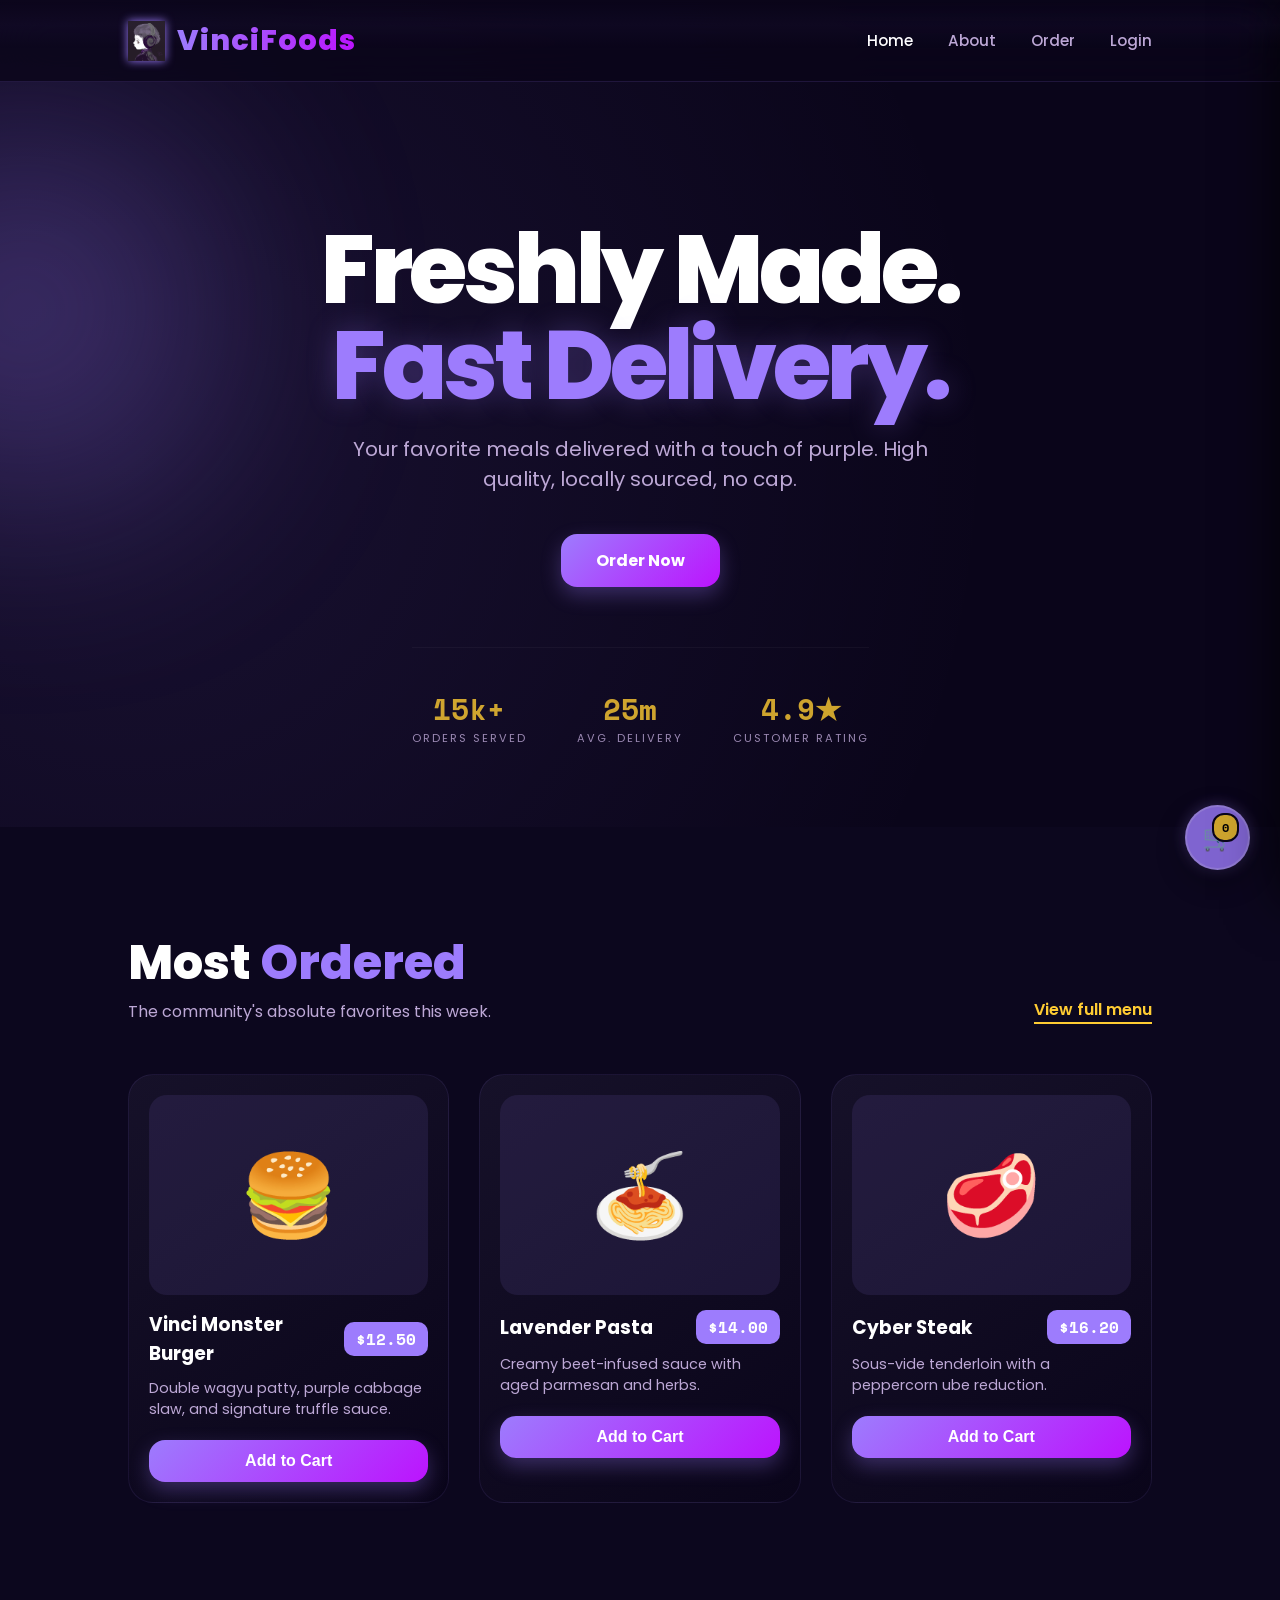
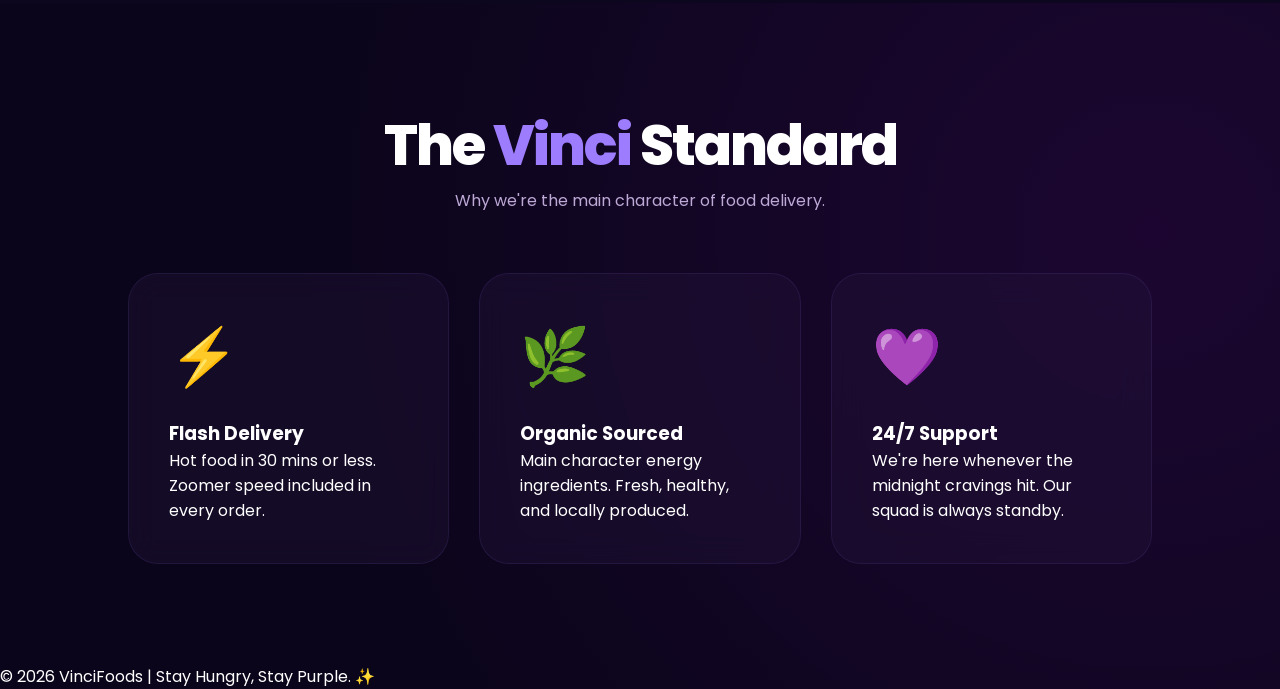
<file: VinciFoods/index.html>
<!DOCTYPE html>
<html lang="en">
<head>
    <meta charset="UTF-8">
    <meta name="viewport" content="width=device-width, initial-scale=1.0">
    <title>VinciFoods | Fresh & Fast</title>
    <link rel="stylesheet" href="style.css">
    <link href="https://fonts.googleapis.com/css2?family=Poppins:wght@300;400;600;800&family=Space+Mono:wght@400;700&display=swap" rel="stylesheet">
    <style>
        /* --- LOGO TRANSITION STYLES --- */
        #loader-layer {
            position: fixed;
            top: 0;
            left: -100%;
            width: 100%;
            height: 100vh;
            background: #0a051a;
            z-index: 10001;
            transition: left 0.7s cubic-bezier(0.83, 0, 0.17, 1);
            display: flex;
            justify-content: center;
            align-items: center;
            pointer-events: none;
        }

        #loader-logo {
            width: 220px;
            height: auto;
            opacity: 0;
            transform: scale(0.8);
            transition: all 0.6s cubic-bezier(0.16, 1, 0.3, 1);
            filter: drop-shadow(0 0 25px rgba(157, 124, 253, 0.6));
        }

        #loader-layer.active #loader-logo {
            opacity: 1;
            transform: scale(1);
        }

        /* --- FLOATING CART STYLES --- */
        .cart-container {
            position: fixed;
            bottom: 30px;
            right: 30px;
            background: var(--accent-purple);
            width: 65px;
            height: 65px;
            border-radius: 50%;
            display: flex;
            justify-content: center;
            align-items: center;
            cursor: pointer;
            box-shadow: 0 10px 30px rgba(0, 0, 0, 0.5), 0 0 15px rgba(157, 124, 253, 0.4);
            z-index: 1000;
            transition: all 0.4s cubic-bezier(0.175, 0.885, 0.32, 1.275);
        }

        .cart-container:hover {
            transform: scale(1.1) rotate(-5deg);
            background: #af8dff;
        }

        .cart-badge {
            position: absolute;
            top: -5px;
            right: -5px;
            background: var(--accent-gold);
            color: #000;
            font-weight: 800;
            font-size: 0.75rem;
            padding: 4px 8px;
            border-radius: 12px;
            border: 2px solid var(--bg-dark);
        }

        /* Hero Layout & Animations */
        .hero {
            padding: 140px 10% 80px 10%;
            text-align: center;
            min-height: 80vh;
            display: flex;
            flex-direction: column;
            justify-content: center;
            align-items: center;
            position: relative;
        }

        .hero h1, .hero p, .hero-btns, .feature-item, .trending-header, .stats-bar {
            opacity: 0;
            transform: translateY(30px);
            transition: var(--transition-cool);
        }

        body.loaded .hero h1 { opacity: 1; transform: translateY(0); transition-delay: 0.2s; }
        body.loaded .hero p  { opacity: 1; transform: translateY(0); transition-delay: 0.3s; }
        body.loaded .hero-btns { opacity: 1; transform: translateY(0); transition-delay: 0.4s; }
        body.loaded .stats-bar { opacity: 0.8; transform: translateY(0); transition-delay: 0.5s; }
        body.loaded .trending-header { opacity: 1; transform: translateY(0); transition-delay: 0.6s; }

        .hero h1 {
            font-size: clamp(3.5rem, 8vw, 6rem);
            line-height: 1;
            font-weight: 800;
            margin-bottom: 20px;
            letter-spacing: -4px;
        }

        .features-grid {
            display: grid;
            grid-template-columns: repeat(auto-fit, minmax(300px, 1fr));
            gap: 30px;
            margin-top: 50px;
        }

        .feature-item {
            background: var(--bg-card);
            padding: 40px;
            border-radius: 30px;
            border: 1px solid rgba(157, 124, 253, 0.1);
            transition: all 0.4s cubic-bezier(0.175, 0.885, 0.32, 1.275);
            opacity: 1; /* Reset for grid items */
            transform: translateY(0);
        }

        .feature-item:hover {
            transform: translateY(-10px);
            border-color: var(--accent-purple);
            box-shadow: 0 20px 40px rgba(0,0,0,0.3);
        }

        /* Trending Cards */
        .trending-card {
            background: linear-gradient(145deg, #161129, #0a051a);
            border-radius: 25px;
            padding: 20px;
            border: 1px solid rgba(157, 124, 253, 0.1);
            position: relative;
            text-align: left;
        }

        .trending-card img {
            width: 100%;
            height: 200px;
            object-fit: cover;
            border-radius: 18px;
            margin-bottom: 15px;
        }

        .price-tag {
            background: var(--accent-purple);
            color: white;
            padding: 5px 12px;
            border-radius: 10px;
            font-weight: 700;
            font-family: 'Space Mono', monospace;
        }

        @media (max-width: 768px) {
            .hero { padding-top: 100px; }
            .hero h1 { font-size: 3rem; letter-spacing: -1px; }
            .stats-bar { flex-direction: column; gap: 20px; }
        }
    </style>
</head>
<body id="page-body">
    <div id="loader-layer">
        <img src="Image_20260212_002545_039.png" id="loader-logo" alt="Vinci Logo">
    </div>

    <nav>
        <div class="logo-container" onclick="navTo('index.html')" style="cursor: pointer; display: flex; align-items: center; gap: 12px;">
            <img src="Image_20260212_002545_039.png" alt="V" style="height: 40px; filter: drop-shadow(0 0 5px var(--accent-purple));">
            <span class="logo">VinciFoods</span>
        </div>
        <ul class="nav-links">
            <li><a href="javascript:void(0)" class="active" onclick="navTo('index.html')">Home</a></li>
            <li><a href="javascript:void(0)" onclick="navTo('aboutus.html')">About</a></li>
            <li><a href="javascript:void(0)" onclick="navTo('order.html')">Order</a></li>
            <li><a href="javascript:void(0)" id="authLink" onclick="handleAuthClick(event)">Login</a></li>
        </ul>
    </nav>

    <main>
        <header class="hero">
            <div id="welcome-msg" class="user-welcome" style="display: none; margin-bottom: 20px; background: rgba(212, 175, 55, 0.1); padding: 8px 20px; border-radius: 50px; color: var(--accent-gold); font-weight: 700;"></div>
            <h1>Freshly Made.<br><span style="color: var(--accent-purple); text-shadow: 0 0 30px rgba(157, 124, 253, 0.3);">Fast Delivery.</span></h1>
            <p style="font-size: 1.25rem; color: var(--text-muted); max-width: 600px; margin-bottom: 40px;">Your favorite meals delivered with a touch of purple. High quality, locally sourced, no cap.</p>
            
            <div class="hero-btns" style="display: flex; gap: 20px; justify-content: center; flex-wrap: wrap;">
                <a href="javascript:void(0)" class="btn-primary" onclick="navTo('order.html')">Order Now</a>
            </div>

            <!-- SOCIAL PROOF STATS -->
            <div class="stats-bar" style="display: flex; gap: 50px; margin-top: 60px; border-top: 1px solid rgba(255,255,255,0.05); padding-top: 40px;">
                <div style="text-align: center;">
                    <h3 style="color: var(--accent-gold); font-family: 'Space Mono'; font-size: 1.8rem; margin: 0;">15k+</h3>
                    <p style="font-size: 0.7rem; text-transform: uppercase; letter-spacing: 2px; color: var(--text-muted);">Orders Served</p>
                </div>
                <div style="text-align: center;">
                    <h3 style="color: var(--accent-gold); font-family: 'Space Mono'; font-size: 1.8rem; margin: 0;">25m</h3>
                    <p style="font-size: 0.7rem; text-transform: uppercase; letter-spacing: 2px; color: var(--text-muted);">Avg. Delivery</p>
                </div>
                <div style="text-align: center;">
                    <h3 style="color: var(--accent-gold); font-family: 'Space Mono'; font-size: 1.8rem; margin: 0;">4.9★</h3>
                    <p style="font-size: 0.7rem; text-transform: uppercase; letter-spacing: 2px; color: var(--text-muted);">Customer Rating</p>
                </div>
            </div>
        </header>

        <!-- MOST ORDERED SECTION -->
        <section style="padding: 100px 10%; background: #0c071e;">
            <div class="trending-header" style="display: flex; justify-content: space-between; align-items: flex-end; margin-bottom: 40px;">
                <div>
                    <h2 style="font-size: 3rem; font-weight: 800; margin: 0;">Most <span style="color: var(--accent-purple);">Ordered</span></h2>
                    <p style="color: var(--text-muted);">The community's absolute favorites this week.</p>
                </div>
                <a href="javascript:void(0)" onclick="navTo('order.html')" style="color: var(--accent-gold); font-weight: 600; text-decoration: none; border-bottom: 2px solid var(--accent-gold);">View full menu</a>
            </div>

            <div class="features-grid">
                <!-- Trending Item 1 -->
                <div class="trending-card">
                    <div style="height: 200px; background: rgba(157, 124, 253, 0.1); border-radius: 18px; display: flex; justify-content: center; align-items: center; font-size: 5rem; margin-bottom: 15px;">🍔</div>
                    <div style="display: flex; justify-content: space-between; align-items: center; margin-bottom: 10px;">
                        <h3 style="margin: 0;">Vinci Monster Burger</h3>
                        <span class="price-tag">$12.50</span>
                    </div>
                    <p style="color: var(--text-muted); font-size: 0.9rem; margin-bottom: 20px;">Double wagyu patty, purple cabbage slaw, and signature truffle sauce.</p>
                    <button class="btn-primary" style="width: 100%; padding: 12px;" onclick="navTo('order.html')">Add to Cart</button>
                </div>

                <!-- Trending Item 2 -->
                <div class="trending-card">
                    <div style="height: 200px; background: rgba(157, 124, 253, 0.1); border-radius: 18px; display: flex; justify-content: center; align-items: center; font-size: 5rem; margin-bottom: 15px;">🍝</div>
                    <div style="display: flex; justify-content: space-between; align-items: center; margin-bottom: 10px;">
                        <h3 style="margin: 0;">Lavender Pasta</h3>
                        <span class="price-tag">$14.00</span>
                    </div>
                    <p style="color: var(--text-muted); font-size: 0.9rem; margin-bottom: 20px;">Creamy beet-infused sauce with aged parmesan and herbs.</p>
                    <button class="btn-primary" style="width: 100%; padding: 12px;" onclick="navTo('order.html')">Add to Cart</button>
                </div>

                <!-- Trending Item 3 -->
                <div class="trending-card">
                    <div style="height: 200px; background: rgba(157, 124, 253, 0.1); border-radius: 18px; display: flex; justify-content: center; align-items: center; font-size: 5rem; margin-bottom: 15px;">🥩</div>
                    <div style="display: flex; justify-content: space-between; align-items: center; margin-bottom: 10px;">
                        <h3 style="margin: 0;">Cyber Steak</h3>
                        <span class="price-tag">$16.20</span>
                    </div>
                    <p style="color: var(--text-muted); font-size: 0.9rem; margin-bottom: 20px;">Sous-vide tenderloin with a peppercorn ube reduction.</p>
                    <button class="btn-primary" style="width: 100%; padding: 12px;" onclick="navTo('order.html')">Add to Cart</button>
                </div>
            </div>
        </section>

        <section class="features-section" style="padding: 100px 10%; position: relative;">
            <div style="text-align: center; margin-bottom: 60px;">
                <h2 style="font-size: 3.5rem; font-weight: 800; letter-spacing: -2px;">The <span style="color: var(--accent-purple);">Vinci</span> Standard</h2>
                <p style="color: var(--text-muted);">Why we're the main character of food delivery.</p>
            </div>
            <div class="features-grid">
                <div class="feature-item">
                    <div style="font-size: 3.5rem; margin-bottom: 20px;">⚡</div>
                    <h3>Flash Delivery</h3>
                    <p>Hot food in 30 mins or less. Zoomer speed included in every order.</p>
                </div>
                <div class="feature-item">
                    <div style="font-size: 3.5rem; margin-bottom: 20px;">🌿</div>
                    <h3>Organic Sourced</h3>
                    <p>Main character energy ingredients. Fresh, healthy, and locally produced.</p>
                </div>
                <div class="feature-item">
                    <div style="font-size: 3.5rem; margin-bottom: 20px;">💜</div>
                    <h3>24/7 Support</h3>
                    <p>We're here whenever the midnight cravings hit. Our squad is always standby.</p>
                </div>
            </div>
        </section>
    </main>

    <!-- FLOATING CART -->
    <div class="cart-container" onclick="toggleCart()" id="floating-cart">
        <div class="cart-icon-wrapper" style="position: relative;">
            <span style="font-size: 1.6rem;">🛒</span>
            <span id="cart-count" class="cart-badge">0</span>
        </div>
    </div>
    
    <!-- SIDEBAR -->
    <div id="sidebar" class="cart-sidebar">
        <div style="display: flex; justify-content: space-between; align-items: center; padding: 25px; border-bottom: 1px solid rgba(157, 124, 253, 0.1);">
            <h3 style="font-size: 1.5rem; font-weight: 800; margin:0; color: #fff;">Your Basket</h3>
            <button onclick="toggleCart()" style="background:none; border:none; color:var(--accent-purple); cursor:pointer; font-size:2rem; line-height:1;">&times;</button>
        </div>
        <div id="cart-items" style="flex: 1; overflow-y: auto; padding: 15px;"></div>
        <div style="padding: 25px; border-top: 1px solid rgba(157, 124, 253, 0.2); background: rgba(0,0,0,0.3);">
            <div style="display:flex; justify-content:space-between; margin-bottom:15px;">
                <span style="font-weight: 400; color: var(--text-muted);">Total:</span>
                <span id="total-price" style="color:var(--accent-gold); font-weight:800; font-size: 1.4rem;">$0.00</span>
            </div>
            <button class="submit-btn" style="width: 100%; height: 55px;" onclick="checkout()">Proceed to Checkout</button>
        </div>
    </div>

    <footer><p>&copy; 2026 VinciFoods | Stay Hungry, Stay Purple. ✨</p></footer>

    <script>
        // NAVIGATION & TRANSITION
        function navTo(url) {
            const loader = document.getElementById('loader-layer');
            loader.style.left = '0';
            setTimeout(() => loader.classList.add('active'), 50);
            setTimeout(() => { window.location.href = url; }, 750);
        }

        document.addEventListener("DOMContentLoaded", () => {
            setTimeout(() => {
                document.body.classList.add('loaded');
                checkSession();
                updateUI();
            }, 100);
        });

        function checkSession() {
            const welcomeMsg = document.getElementById('welcome-msg');
            const authLink = document.getElementById('authLink');
            const userData = JSON.parse(localStorage.getItem('currentUser'));
            if (userData) {
                welcomeMsg.innerText = `Welcome back, ${userData.user || "Vince"}! ✨`;
                welcomeMsg.style.display = "inline-block";
                authLink.innerText = "Logout";
            } else {
                welcomeMsg.style.display = "none";
                authLink.innerText = "Login";
            }
        }

        function handleAuthClick(e) {
            if (localStorage.getItem('currentUser')) {
                if(confirm("Log out of VinciFoods?")) {
                    localStorage.removeItem('currentUser'); 
                    navTo('index.html');
                }
            } else { navTo('login.html'); }
        }

        // CART ENGINE (Synced from order.html)
        let basket = JSON.parse(localStorage.getItem('userCart')) || [];
        
        function toggleCart() { 
            document.getElementById('sidebar').classList.toggle('active'); 
        }

        function updateUI() {
            const container = document.getElementById('cart-items');
            const countLabel = document.getElementById('cart-count');
            const totalLabel = document.getElementById('total-price');
            const floatingCart = document.getElementById('floating-cart');
            
            container.innerHTML = ''; 
            let total = 0;

            if (basket.length === 0) { 
                container.innerHTML = '<div style="text-align:center; padding:40px 20px; opacity:0.6;"><p style="color:var(--text-muted);">Your basket is empty.</p></div>';
                floatingCart.style.opacity = "0.8";
            } else { 
                floatingCart.style.opacity = "1";
                basket.forEach((item, index) => { 
                    total += item.price;
                    const div = document.createElement('div'); 
                    div.style = "display: flex; justify-content: space-between; align-items: center; padding: 12px; background: rgba(157, 124, 253, 0.05); margin-bottom: 10px; border-radius: 12px; border: 1px solid rgba(157, 124, 253, 0.1);";
                    div.innerHTML = `
                        <div style="text-align: left;">
                            <p style="font-weight:600; font-size:0.9rem; margin:0; color:#fff;">${item.name}</p>
                            <p style="font-size:0.8rem; color:var(--accent-gold); margin:0;">$${item.price.toFixed(2)}</p>
                        </div>
                        <button onclick="removeItem(${index})" style="background:none; border:none; color:#ff4d4d; cursor:pointer; font-weight:700; font-size: 0.7rem;">REMOVE</button>`;
                    container.appendChild(div); 
                });
            }
            countLabel.innerText = basket.length; 
            totalLabel.innerText = `$${total.toFixed(2)}`;
            localStorage.setItem('userCart', JSON.stringify(basket));
        }

        function removeItem(index) { 
            basket.splice(index, 1); 
            updateUI(); 
        }

        function checkout() { 
            if (basket.length === 0) return alert("Basket is empty!");
            if (!localStorage.getItem('currentUser')) { 
                alert("Please login first."); 
                navTo('login.html'); 
            } else { navTo('checkout.html'); } 
        }
    </script>
</body>
</html>
</file>
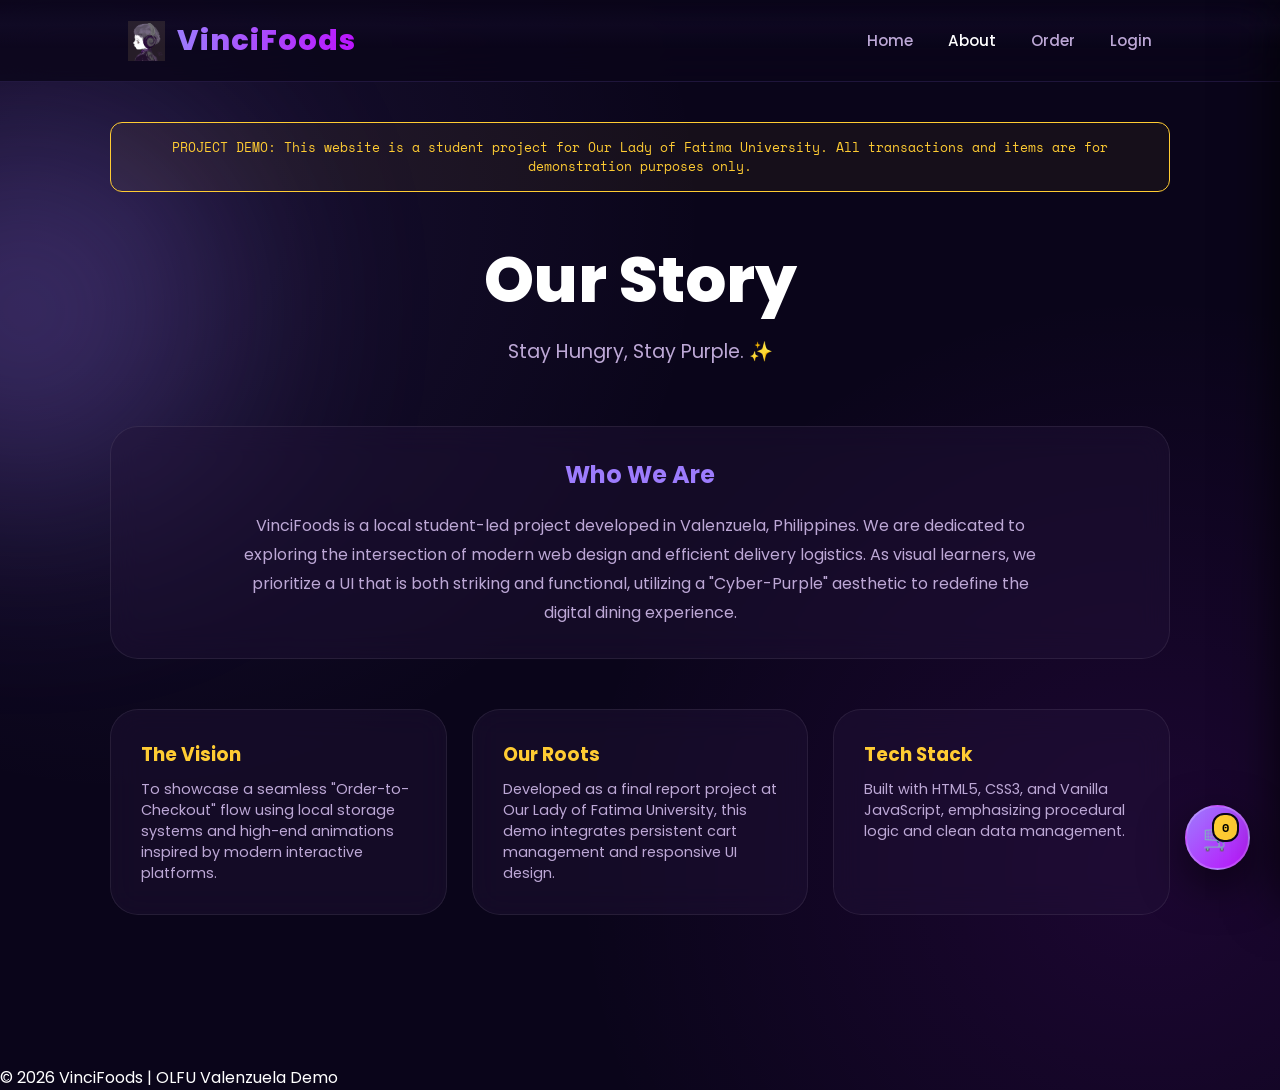
<file: VinciFoods/aboutus.html>
<!DOCTYPE html>
<html lang="en">
<head>
    <meta charset="UTF-8">
    <meta name="viewport" content="width=device-width, initial-scale=1.0">
    <title>VinciFoods | Our Story</title>
    <link rel="stylesheet" href="style.css">
    <link href="https://fonts.googleapis.com/css2?family=Poppins:wght@300;400;600;800&family=Space+Mono&display=swap" rel="stylesheet">
    <style>
        /* --- LOADER & TRANSITION --- */
        #loader-layer {
            position: fixed;
            top: 0;
            left: -100%;
            width: 100%;
            height: 100vh;
            background: #0a051a;
            z-index: 10001;
            transition: left 0.7s cubic-bezier(0.83, 0, 0.17, 1);
            display: flex;
            justify-content: center;
            align-items: center;
            pointer-events: none;
        }

        #loader-logo {
            width: 220px;
            height: auto;
            opacity: 0;
            transform: scale(0.8);
            transition: all 0.6s cubic-bezier(0.16, 1, 0.3, 1);
            filter: drop-shadow(0 0 25px rgba(157, 124, 253, 0.6));
        }

        #loader-layer.active #loader-logo { opacity: 1; transform: scale(1); }

        /* --- CONTENT REVEAL --- */
        .hero h1, .hero p, .about-card, .info-grid {
            opacity: 0;
            transform: translateY(30px);
            transition: var(--transition-cool);
        }

        body.loaded .hero h1 { opacity: 1; transform: translateY(0); transition-delay: 0.2s; }
        body.loaded .hero p { opacity: 1; transform: translateY(0); transition-delay: 0.3s; }
        body.loaded .about-card { opacity: 1; transform: translateY(0); transition-delay: 0.4s; }
        body.loaded .info-grid { opacity: 1; transform: translateY(0); transition-delay: 0.5s; }

        /* --- SPECIFIC PAGE STYLING --- */
        .about-container {
            max-width: 1100px;
            margin: 0 auto;
            padding: 40px 20px 100px 20px;
        }

        .disclaimer-banner {
            background: rgba(255, 204, 51, 0.05);
            border: 1px solid var(--accent-gold);
            padding: 15px;
            border-radius: 12px;
            margin-bottom: 40px;
            text-align: center;
        }

        .disclaimer-banner p {
            font-family: 'Space Mono', monospace;
            font-size: 0.8rem;
            color: var(--accent-gold);
            margin: 0;
        }

        .info-grid {
            display: grid;
            grid-template-columns: repeat(auto-fit, minmax(300px, 1fr));
            gap: 25px;
            margin-top: 50px;
        }
    </style>
</head>
<body id="page-body">
    <div id="loader-layer">
        <img src="Image_20260212_002545_039.png" id="loader-logo" alt="Vinci Logo">
    </div>

    <nav>
        <div class="logo-container" onclick="navTo('index.html')" style="cursor: pointer; display: flex; align-items: center; gap: 12px;">
            <img src="Image_20260212_002545_039.png" alt="V" style="height: 40px;">
            <span class="logo">VinciFoods</span>
        </div>
        <ul class="nav-links">
            <li><a href="javascript:void(0)" onclick="navTo('index.html')">Home</a></li>
            <li><a href="javascript:void(0)" class="active" onclick="navTo('aboutus.html')">About</a></li>
            <li><a href="javascript:void(0)" onclick="navTo('order.html')">Order</a></li>
            <li><a href="javascript:void(0)" id="authLink" onclick="handleAuthClick(event)">Login</a></li>
        </ul>
    </nav>

    <main class="about-container">
        <!-- PROJECT DISCLAIMER -->
        <div class="disclaimer-banner">
            <p>PROJECT DEMO: This website is a student project for Our Lady of Fatima University. All transactions and items are for demonstration purposes only.</p>
        </div>

        <header class="hero" style="text-align: center; margin-bottom: 60px;">
            <h1 style="font-size: 4rem; font-weight: 800; margin-bottom: 10px;">Our Story</h1>
            <p style="color: var(--text-muted); font-size: 1.2rem;">Stay Hungry, Stay Purple. ✨</p>
        </header>

        <!-- WHO WE ARE CARD -->
        <div class="feature-item about-card" style="text-align: center;">
            <h2 style="color: var(--accent-purple); margin-bottom: 20px;">Who We Are</h2>
            <p style="line-height: 1.8; color: var(--text-muted); max-width: 800px; margin: 0 auto;">
                VinciFoods is a local student-led project developed in Valenzuela, Philippines. 
                We are dedicated to exploring the intersection of modern web design and efficient delivery logistics. 
                As visual learners, we prioritize a UI that is both striking and functional, utilizing a "Cyber-Purple" 
                aesthetic to redefine the digital dining experience.
            </p>
        </div>

        <!-- STATS / MISSION GRID -->
        <div class="info-grid">
            <div class="stat-card">
                <h3 style="color: var(--accent-gold); margin-bottom: 10px;">The Vision</h3>
                <p style="font-size: 0.9rem; color: var(--text-muted);">
                    To showcase a seamless "Order-to-Checkout" flow using local storage systems and high-end animations 
                    inspired by modern interactive platforms.
                </p>
            </div>
            <div class="stat-card">
                <h3 style="color: var(--accent-gold); margin-bottom: 10px;">Our Roots</h3>
                <p style="font-size: 0.9rem; color: var(--text-muted);">
                    Developed as a final report project at Our Lady of Fatima University, this demo integrates 
                    persistent cart management and responsive UI design.
                </p>
            </div>
            <div class="stat-card">
                <h3 style="color: var(--accent-gold); margin-bottom: 10px;">Tech Stack</h3>
                <p style="font-size: 0.9rem; color: var(--text-muted);">
                    Built with HTML5, CSS3, and Vanilla JavaScript, emphasizing procedural logic and clean data management.
                </p>
            </div>
        </div>
    </main>

    <!-- FLOATING CART -->
    <div class="cart-container" onclick="toggleCart()" id="floating-cart">
        <div class="cart-icon-wrapper" style="position: relative;">
            <span style="font-size: 1.6rem;">🛒</span>
            <span id="cart-count" class="cart-badge">0</span>
        </div>
    </div>

    <!-- SIDEBAR -->
    <div id="sidebar" class="cart-sidebar">
        <div style="display: flex; justify-content: space-between; align-items: center; padding: 25px; border-bottom: 1px solid rgba(157, 124, 253, 0.1);">
            <h3 style="color: #fff; margin:0;">Your Basket</h3>
            <button onclick="toggleCart()" style="background:none; border:none; color:var(--accent-purple); cursor:pointer; font-size:2rem;">&times;</button>
        </div>
        <div id="cart-items" style="flex: 1; overflow-y: auto; padding: 15px;"></div>
        <div style="padding: 25px; border-top: 1px solid rgba(157, 124, 253, 0.2); background: rgba(0,0,0,0.2);">
            <div style="display:flex; justify-content:space-between; margin-bottom:15px;">
                <span>Total:</span>
                <span id="total-price" style="color:var(--accent-gold); font-weight:800;">$0.00</span>
            </div>
            <button class="submit-btn" style="width: 100%; height: 50px;" onclick="checkout()">Checkout</button>
        </div>
    </div>

    <footer style="margin-top: 50px;">
        <p>&copy; 2026 VinciFoods | OLFU Valenzuela Demo</p>
    </footer>

    <script>
        function navTo(url) {
            const loader = document.getElementById('loader-layer');
            loader.style.left = '0';
            setTimeout(() => loader.classList.add('active'), 50);
            setTimeout(() => { window.location.href = url; }, 750);
        }

        document.addEventListener("DOMContentLoaded", () => {
            setTimeout(() => {
                document.body.classList.add('loaded');
                checkSession();
                updateUI();
            }, 100);
        });

        function checkSession() {
            const authLink = document.getElementById('authLink');
            authLink.innerText = localStorage.getItem('currentUser') ? "Logout" : "Login";
        }

        function handleAuthClick(e) {
            if (localStorage.getItem('currentUser')) {
                if(confirm("Log out of VinciFoods?")) { localStorage.removeItem('currentUser'); navTo('index.html'); }
            } else { navTo('login.html'); }
        }

        let basket = JSON.parse(localStorage.getItem('userCart')) || [];
        function toggleCart() { document.getElementById('sidebar').classList.toggle('active'); }

        function updateUI() {
            const container = document.getElementById('cart-items');
            const countLabel = document.getElementById('cart-count');
            const totalLabel = document.getElementById('total-price');
            
            container.innerHTML = ''; 
            let total = 0;

            if (basket.length === 0) { 
                container.innerHTML = '<p style="text-align:center; padding-top:20px; opacity:0.5;">Empty basket.</p>';
            } else { 
                basket.forEach((item, index) => { 
                    total += item.price;
                    const div = document.createElement('div'); 
                    div.style = "display: flex; justify-content: space-between; align-items: center; padding: 12px; background: rgba(255,255,255,0.03); margin-bottom: 8px; border-radius: 8px;";
                    div.innerHTML = `
                        <div>
                            <p style="font-size:0.9rem; margin:0;">${item.name}</p>
                            <p style="font-size:0.8rem; color:var(--accent-gold); margin:0;">$${item.price.toFixed(2)}</p>
                        </div>
                        <button onclick="removeItem(${index})" style="background:none; border:none; color:var(--error-red); cursor:pointer; font-size:0.7rem;">REMOVE</button>`;
                    container.appendChild(div); 
                });
            }
            countLabel.innerText = basket.length; 
            totalLabel.innerText = `$${total.toFixed(2)}`;
            localStorage.setItem('userCart', JSON.stringify(basket));
        }

        function removeItem(index) { basket.splice(index, 1); updateUI(); }
        function checkout() { 
            if (basket.length === 0) return alert("Basket is empty!");
            navTo('checkout.html'); 
        }
    </script>
</body>
</html>
</file>
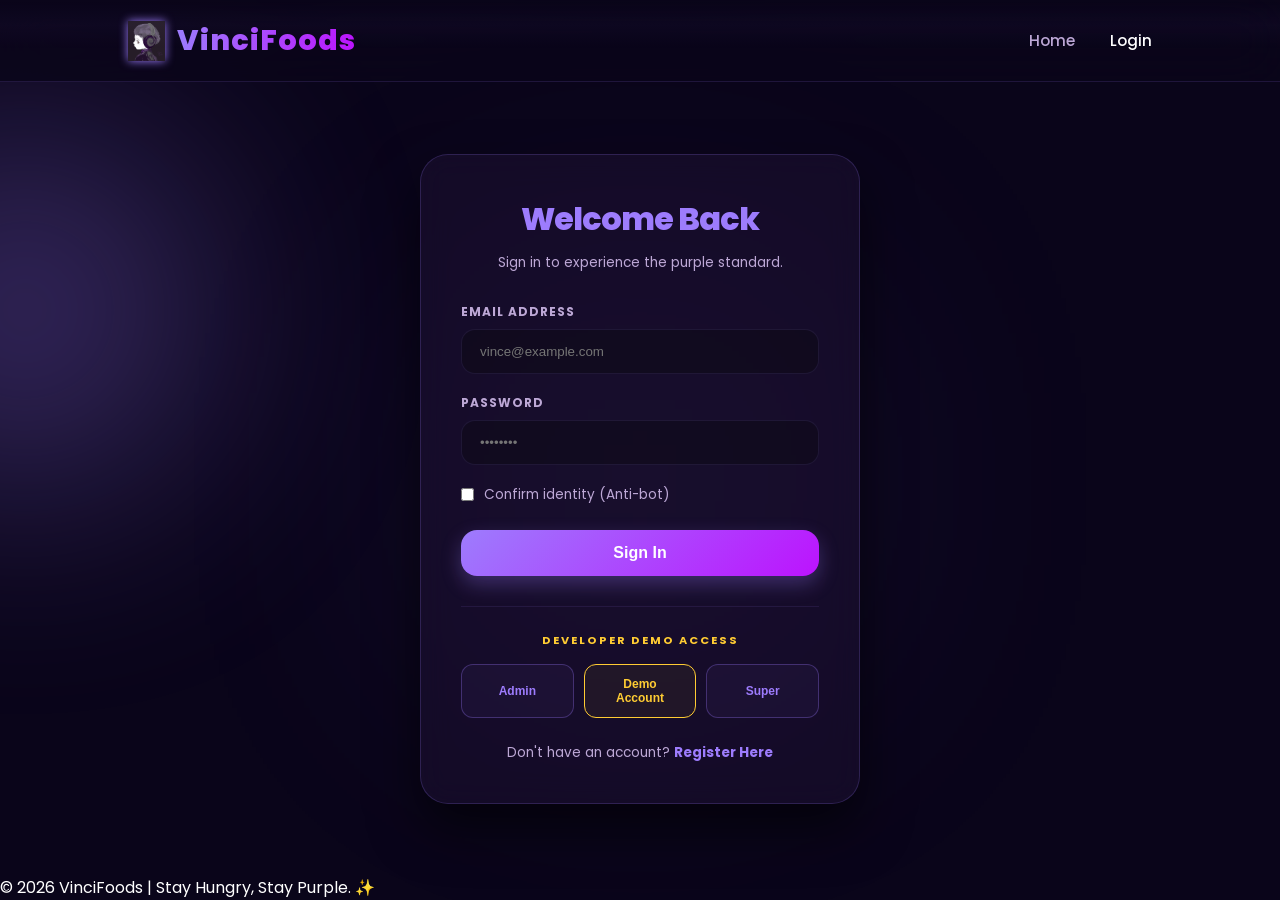
<file: VinciFoods/admin.html>
<!DOCTYPE html>
<html lang="en">
<head>
    <meta charset="UTF-8">
    <meta name="viewport" content="width=device-width, initial-scale=1.0">
    <title>VinciFoods | Admin Dashboard</title>
    <link rel="stylesheet" href="style.css">
    <link href="https://fonts.googleapis.com/css2?family=Poppins:wght@300;400;600;800&display=swap" rel="stylesheet">
    <style>
        /* --- LOGO TRANSITION STYLES --- */
        #loader-layer {
            position: fixed;
            top: 0;
            left: -100%;
            width: 100%;
            height: 100vh;
            background: #0a051a; 
            z-index: 10001;
            transition: left 0.7s cubic-bezier(0.83, 0, 0.17, 1);
            display: flex;
            justify-content: center;
            align-items: center;
            pointer-events: none;
        }

        #loader-logo {
            width: 220px;
            height: auto;
            opacity: 0;
            transform: scale(0.8);
            transition: all 0.6s cubic-bezier(0.16, 1, 0.3, 1);
            filter: drop-shadow(0 0 25px rgba(157, 124, 253, 0.6));
        }

        #loader-layer.active #loader-logo {
            opacity: 1;
            transform: scale(1);
        }

        /* Admin Specific Layout */
        .admin-container {
            max-width: 1200px;
            margin: 120px auto;
            padding: 20px;
            opacity: 0;
            transform: translateY(20px);
            transition: 0.8s ease-out;
        }

        body.loaded .admin-container {
            opacity: 1;
            transform: translateY(0);
        }

        .stats-grid {
            display: grid;
            grid-template-columns: repeat(auto-fit, minmax(250px, 1fr));
            gap: 20px;
            margin-bottom: 40px;
        }

        .stat-card {
            background: var(--bg-card);
            backdrop-filter: blur(15px);
            padding: 30px;
            border-radius: 20px;
            border: 1px solid rgba(157, 124, 253, 0.2);
            text-align: center;
            transition: var(--transition-smooth);
        }

        .stat-card:hover {
            transform: translateY(-5px);
            border-color: var(--accent-purple);
        }

        .stat-card h3 { color: var(--accent-purple); margin-bottom: 10px; font-size: 1rem; }
        .stat-card p { font-size: 2.2rem; font-weight: 800; color: var(--accent-gold); }

    </style>
</head>
<body id="page-body">

    <!-- Transition Layer with PNG Logo -->
    <div id="loader-layer">
        <img src="Image_20260212_002545_039.png" id="loader-logo" alt="Vinci Logo">
    </div>

    <nav>
        <div class="logo-container" onclick="navTo('index.html')" style="cursor: pointer; display: flex; align-items: center; gap: 12px;">
            <img src="Image_20260212_002545_039.png" alt="V" style="height: 40px; filter: drop-shadow(0 0 5px var(--accent-purple));">
            <span class="logo">VinciFoods</span>
        </div>
        <ul class="nav-links">
            <li><a href="javascript:void(0)" onclick="navTo('index.html')">Home</a></li>
            <li><a href="javascript:void(0)" onclick="navTo('aboutus.html')">About</a></li>
            <li><a href="javascript:void(0)" onclick="navTo('order.html')">Order</a></li>
            <li><a href="javascript:void(0)" onclick="handleAuthAction()" id="authLink">Logout</a></li>
        </ul>
    </nav>

    <main class="admin-container">
        <header style="margin-bottom: 50px;">
            <div class="admin-badge" style="margin-bottom: 15px;">ADMIN ACCESS</div>
            <h1 style="font-size: 2.8rem; letter-spacing: -1px;">Dashboard</h1>
            <p style="color: var(--text-muted); font-size: 1.1rem;">Welcome back, Vince. System monitoring is online.</p>
        </header>

        <div class="stats-grid">
            <div class="stat-card">
                <h3>Total Sales</h3>
                <p id="total-sales">$0.00</p>
            </div>
            <div class="stat-card">
                <h3>Orders Today</h3>
                <p id="order-count">0</p>
            </div>
            <div class="stat-card">
                <h3>New Users</h3>
                <p id="user-count">0</p>
            </div>
        </div>

        <section class="feature-item" style="padding: 40px; text-align: left;">
            <h2 style="margin-bottom: 25px; color: var(--accent-purple); display: flex; align-items: center; gap: 10px;">
                <span>📋</span> Recent Orders
            </h2>
            <div id="admin-orders-list" style="color: var(--text-muted); border-top: 1px solid rgba(255,255,255,0.05); padding-top: 20px;">
                No active orders in the transmission queue.
            </div>
        </section>
    </main>

    <footer><p>&copy; 2026 VinciFoods | System Admin Console</p></footer>

    <script>
        // --- ADMIN SECURITY CHECK ---
        function checkAdminAuth() {
            const currentUser = JSON.parse(localStorage.getItem('currentUser'));
            if (!currentUser) {
                alert("Access Denied. Redirecting to login...");
                window.location.href = 'login.html';
            }
            const authLink = document.getElementById('authLink');
            authLink.innerText = "Logout";
        }

        function handleAuthAction() {
            if (confirm("Logout from Admin Panel?")) {
                localStorage.removeItem('currentUser');
                navTo('index.html');
            }
        }

        // --- NAVIGATION & TRANSITIONS ---
        function navTo(url) {
            const loader = document.getElementById('loader-layer');
            loader.style.left = '0';
            setTimeout(() => {
                loader.classList.add('active');
            }, 100);
            setTimeout(() => { 
                window.location.href = url; 
            }, 800);
        }

        document.addEventListener("DOMContentLoaded", () => {
            checkAdminAuth();
            setTimeout(() => {
                document.body.classList.add('loaded');
            }, 100);
            
            // Sync dashboard with actual cart data
            const basketHistory = JSON.parse(localStorage.getItem('userCart')) || [];
            document.getElementById('order-count').innerText = basketHistory.length;

            // Simple math for sales display
            let total = 0;
            basketHistory.forEach(item => total += item.price);
            document.getElementById('total-sales').innerText = `$${total.toFixed(2)}`;
        });
    </script>
</body>
</html>
</file>
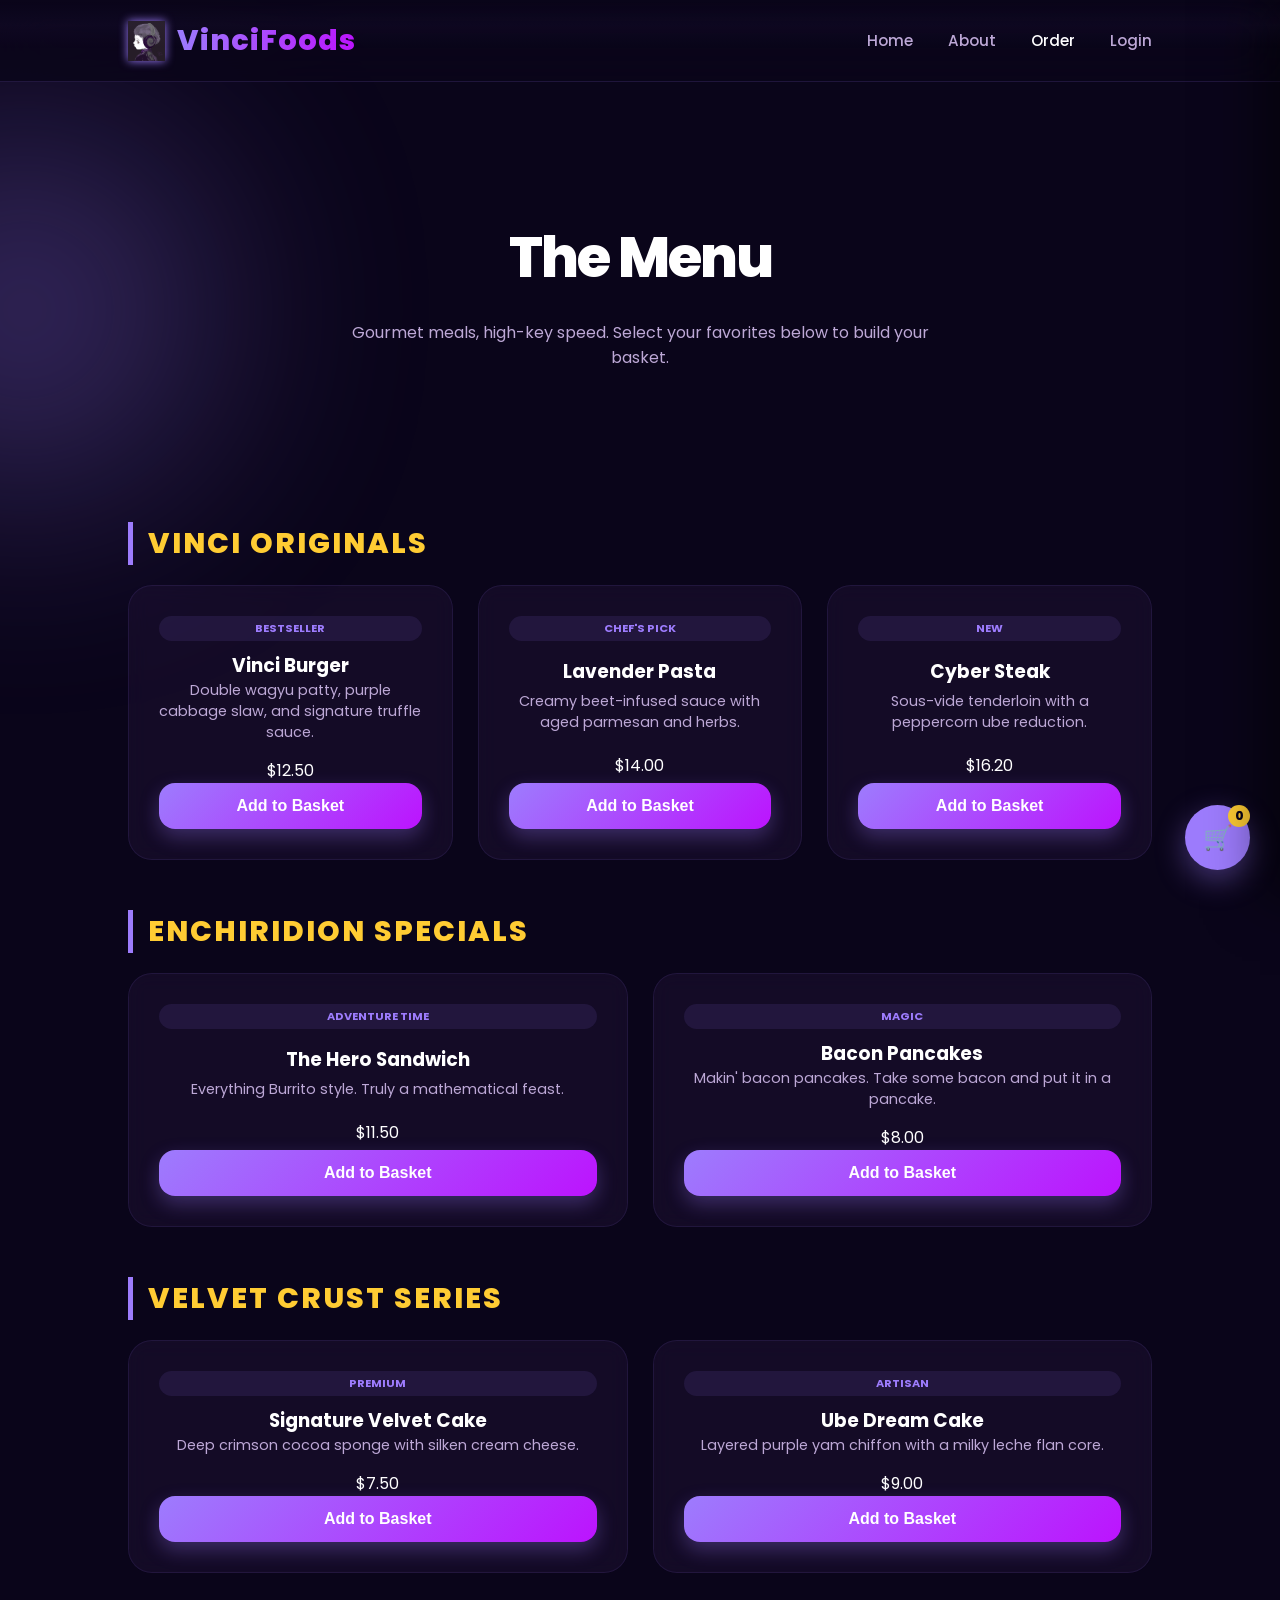
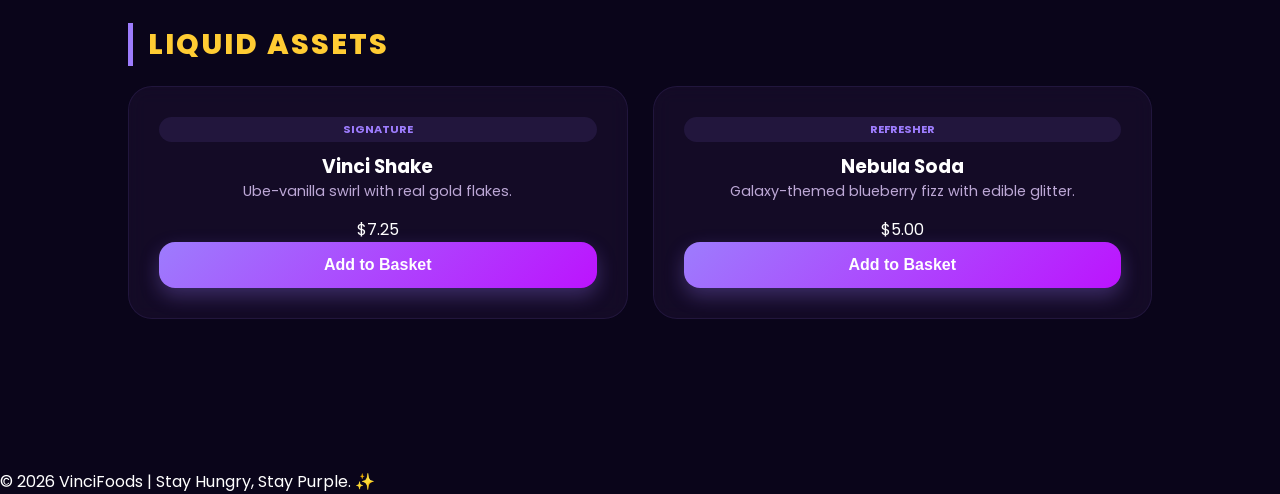
<file: VinciFoods/checkout.html>
<!DOCTYPE html>
<html lang="en">
<head>
    <meta charset="UTF-8">
    <meta name="viewport" content="width=device-width, initial-scale=1.0">
    <title>VinciFoods | Secure Checkout</title>
    <link rel="stylesheet" href="style.css">
    <link href="https://fonts.googleapis.com/css2?family=Poppins:wght@300;400;600;800&display=swap" rel="stylesheet">
    <style>
        /* --- LOGO TRANSITION STYLES --- */
        #loader-layer {
            position: fixed;
            top: 0;
            left: -100%;
            width: 100%;
            height: 100vh;
            background: #0a051a; 
            z-index: 10001;
            transition: left 0.7s cubic-bezier(0.83, 0, 0.17, 1);
            display: flex;
            justify-content: center;
            align-items: center;
            pointer-events: none;
        }

        #loader-logo {
            width: 220px;
            height: auto;
            opacity: 0;
            transform: scale(0.8);
            transition: all 0.6s cubic-bezier(0.16, 1, 0.3, 1);
            filter: drop-shadow(0 0 25px rgba(157, 124, 253, 0.6));
        }

        #loader-layer.active #loader-logo {
            opacity: 1;
            transform: scale(1);
        }

        /* --- PAGE LAYOUT --- */
        .checkout-section {
            padding: 60px 10%;
            display: grid;
            grid-template-columns: 1.2fr 0.8fr;
            gap: 40px;
            max-width: 1400px;
            margin: 0 auto;
        }

        @media (max-width: 900px) {
            .checkout-section { grid-template-columns: 1fr; padding: 20px 5%; }
        }

        /* Entrance Animations */
        .hero h1, .hero p, .summary-card {
            opacity: 0;
            transform: translateY(30px) skewY(1deg);
            transition: 0.8s cubic-bezier(0.23, 1, 0.32, 1);
        }

        body.loaded .hero h1 { opacity: 1; transform: translateY(0) skewY(0); transition-delay: 0.1s; }
        body.loaded .hero p  { opacity: 1; transform: translateY(0) skewY(0); transition-delay: 0.2s; }
        body.loaded .summary-card { opacity: 1; transform: translateY(0) skewY(0); transition-delay: 0.3s; }

        .summary-card {
            background: rgba(255, 255, 255, 0.03);
            padding: 40px;
            border-radius: 24px;
            border: 1px solid rgba(157, 124, 253, 0.2);
            backdrop-filter: blur(20px);
            box-shadow: 0 20px 40px rgba(0,0,0,0.3);
        }

        .summary-item {
            display: flex;
            justify-content: space-between;
            padding: 15px 0;
            border-bottom: 1px solid rgba(255,255,255,0.05);
            font-size: 0.95rem;
        }

        .final-total-display {
            font-size: 1.8rem;
            color: var(--accent-gold);
            font-weight: 800;
            margin-top: 25px;
            text-align: right;
            letter-spacing: -1px;
        }

        select.checkout-input option {
            background-color: #1a1a1a; 
            color: #ffffff;
        }

        .checkout-label {
            display: block;
            margin-bottom: 8px;
            font-size: 0.8rem;
            text-transform: uppercase;
            letter-spacing: 1px;
            color: var(--accent-purple);
            font-weight: 700;
        }

        @media print {
            nav, .submit-btn, .print-btn, .form-group, h2, .logo-container, .cart-toggle {
                display: none !important;
            }
            body { background: white; color: black; }
            .summary-card { border: none; background: white; width: 100%; box-shadow: none; }
            .final-total-display { color: black; }
            .summary-item { border-bottom: 1px solid #eee; }
        }
    </style>
</head>
<body id="page-body">
    <!-- Updated Transition Layer with PNG Logo -->
    <div id="loader-layer">
        <img src="Image_20260212_002545_039.png" id="loader-logo" alt="Vinci Logo">
    </div>

    <nav>
        <div class="logo-container" onclick="navTo('index.html')" style="cursor: pointer; display: flex; align-items: center; gap: 12px;">
            <img src="Image_20260212_002545_039.png" alt="V" style="height: 40px; filter: drop-shadow(0 0 5px var(--accent-purple));">
            <span class="logo">VinciFoods</span>
        </div>
        <ul class="nav-links">
            <li><a href="javascript:void(0)" onclick="navTo('order.html')">Return to Menu</a></li>
        </ul>
    </nav>

    <header class="hero" style="min-height: auto; padding: 40px 0; text-align: center;">
        <h1>Secure Checkout</h1>
        <p>Complete your order to satisfy those cravings. ⚡</p>
    </header>

    <section class="checkout-section">
        <!-- Delivery Details -->
        <div class="summary-card">
            <h2 style="color: var(--text-white); margin-bottom: 30px; font-weight: 800;">Delivery Details</h2>
            <form id="paymentForm">
                <div class="form-group">
                    <label class="checkout-label">Full Name</label>
                    <input type="text" id="custName" class="checkout-input" placeholder="Vince" required>
                </div>
                
                <div class="form-group">
                    <label class="checkout-label">Contact Number</label>
                    <input 
                        type="tel" 
                        id="custPhone" 
                        class="checkout-input" 
                        placeholder="09123456789" 
                        pattern="[0-9]+" 
                        oninput="this.value = this.value.replace(/[^0-9]/g, '');" 
                        required
                    >
                </div>

                <div class="form-group">
                    <label class="checkout-label">Delivery Address</label>
                    <input type="text" id="custAddr" class="checkout-input" placeholder="Street, City, Metro Manila" required>
                </div>

                <div class="form-group">
                    <label class="checkout-label">Payment Method</label>
                    <select id="payMethod" class="checkout-input" style="width: 100%;" required>
                        <option value="" disabled selected>Select Payment Method</option>
                        <option value="GCash">GCash</option>
                        <option value="Cash on Delivery">Cash on Delivery</option>
                        <option value="Maya">Maya</option>
                    </select>
                </div>
                <button type="submit" class="submit-btn" style="width: 100%; margin-top: 30px; font-size: 1.1rem;">Confirm & Place Order</button>
            </form>
        </div>

        <!-- Order Summary -->
        <div class="summary-card" style="height: fit-content;">
            <h2 style="color: var(--text-white); margin-bottom: 30px; font-weight: 800;">Your Order</h2>
            <div id="final-items-list">
                <!-- Items injected here -->
            </div>
            <div class="final-total-display" id="grand-total">$0.00</div>
            
            <hr style="border: 0; border-top: 1px solid rgba(157,124,253,0.2); margin: 30px 0;">
            
            <button onclick="generateReceipt()" class="print-btn" style="width: 100%; background: transparent; border: 1px solid var(--accent-gold); color: var(--accent-gold); padding: 12px; border-radius: 12px; cursor: pointer; transition: 0.3s; font-weight: 600;">
                Review Receipt 🖨️
            </button>
            <p style="font-size: 0.75rem; color: var(--text-muted); text-align: center; margin-top: 15px;">
                Verified Secure Transaction • VinciFoods 2026
            </p>
        </div>
    </section>

    <script>
        // --- TRANSITION LOGIC ---
        function navTo(url) {
            const loader = document.getElementById('loader-layer');
            loader.style.left = '0';
            setTimeout(() => {
                loader.classList.add('active');
            }, 100);
            setTimeout(() => { window.location.href = url; }, 800);
        }

        document.addEventListener("DOMContentLoaded", () => {
            setTimeout(() => {
                document.body.classList.add('loaded');
            }, 100);

            const user = JSON.parse(localStorage.getItem('currentUser'));
            if (user && user.user) {
                document.getElementById('custName').value = user.user;
            }
        });

        // Auth Check
        if (!localStorage.getItem('currentUser')) {
            window.location.href = 'login.html';
        }

        const basket = JSON.parse(localStorage.getItem('userCart')) || [];
        const itemsContainer = document.getElementById('final-items-list');
        const totalDisplay = document.getElementById('grand-total');
        let total = 0;

        if (basket.length === 0) {
            window.location.href = 'order.html';
        }

        basket.forEach(item => {
            total += item.price;
            const div = document.createElement('div');
            div.className = 'summary-item';
            div.innerHTML = `
                <span style="color: var(--text-white)">${item.name}</span>
                <span style="color: var(--accent-gold); font-weight: bold;">$${item.price.toFixed(2)}</span>
            `;
            itemsContainer.appendChild(div);
        });

        totalDisplay.innerText = `Total: $${total.toFixed(2)}`;

        function generateReceipt() {
            const form = document.getElementById('paymentForm');
            if (!form.checkValidity()) {
                form.reportValidity();
                return;
            }

            const name = document.getElementById('custName').value;
            const phone = document.getElementById('custPhone').value;
            const addr = document.getElementById('custAddr').value;
            const method = document.getElementById('payMethod').value;
            const date = new Date().toLocaleString();
            
            const receiptWindow = window.open('', '_blank');
            receiptWindow.document.write(`
                <html>
                <head>
                    <title>VinciFoods Receipt | ${name}</title>
                    <style>
                        body { font-family: 'Courier New', Courier, monospace; padding: 40px; color: #1a1a1a; line-height: 1.6; max-width: 500px; margin: auto; }
                        .header { text-align: center; border-bottom: 2px dashed #333; padding-bottom: 20px; }
                        .details { margin: 20px 0; font-size: 0.9rem; }
                        .item { display: flex; justify-content: space-between; margin: 5px 0; }
                        .total { border-top: 2px solid #333; margin-top: 20px; padding-top: 10px; font-weight: bold; font-size: 1.2rem; text-align: right; }
                        .footer { text-align: center; margin-top: 40px; font-style: italic; font-size: 0.8rem; }
                    </style>
                </head>
                <body>
                    <div class="header">
                        <h1 style="margin:0;">VINCIFOODS</h1>
                        <p>Order Date: ${date}</p>
                    </div>
                    <div class="details">
                        <p><strong>Customer:</strong> ${name}</p>
                        <p><strong>Contact:</strong> ${phone}</p>
                        <p><strong>Address:</strong> ${addr}</p>
                        <p><strong>Payment:</strong> ${method}</p>
                    </div>
                    <hr>
                    <div>
                        ${basket.map(item => `
                            <div class="item">
                                <span>${item.name}</span>
                                <span>$${item.price.toFixed(2)}</span>
                            </div>
                        `).join('')}
                    </div>
                    <div class="total">Total Paid: $${total.toFixed(2)}</div>
                    <div class="footer">
                        <p>Stay Hungry, Stay Purple. ✨</p>
                        <p>Thank you for choosing VinciFoods!</p>
                    </div>
                    <script>
                        window.onload = function() { window.print(); }
                    <\/script>
                </body>
                </html>
            `);
            receiptWindow.document.close();
        }

        document.getElementById('paymentForm').onsubmit = (e) => {
            e.preventDefault();
            
            const newOrder = {
                id: "ORD-" + Math.floor(Math.random() * 100000),
                customer: document.getElementById('custName').value,
                total: total,
                items: basket.length,
                date: new Date().toLocaleTimeString()
            };
            
            const orders = JSON.parse(localStorage.getItem('vinci_orders')) || [];
            orders.push(newOrder);
            localStorage.setItem('vinci_orders', JSON.stringify(orders));

            const wantReceipt = confirm("Order Confirmed! Would you like to print your receipt? ✨");

            if (wantReceipt) {
                generateReceipt();
            }

            localStorage.removeItem('userCart');
            const btn = document.querySelector('.submit-btn');
            btn.innerText = "Order Placed! Redirecting...";
            btn.style.background = "#27c93f";
            
            setTimeout(() => {
                navTo('index.html');
            }, 2000);
        };
    </script>
</body>
</html>
</file>
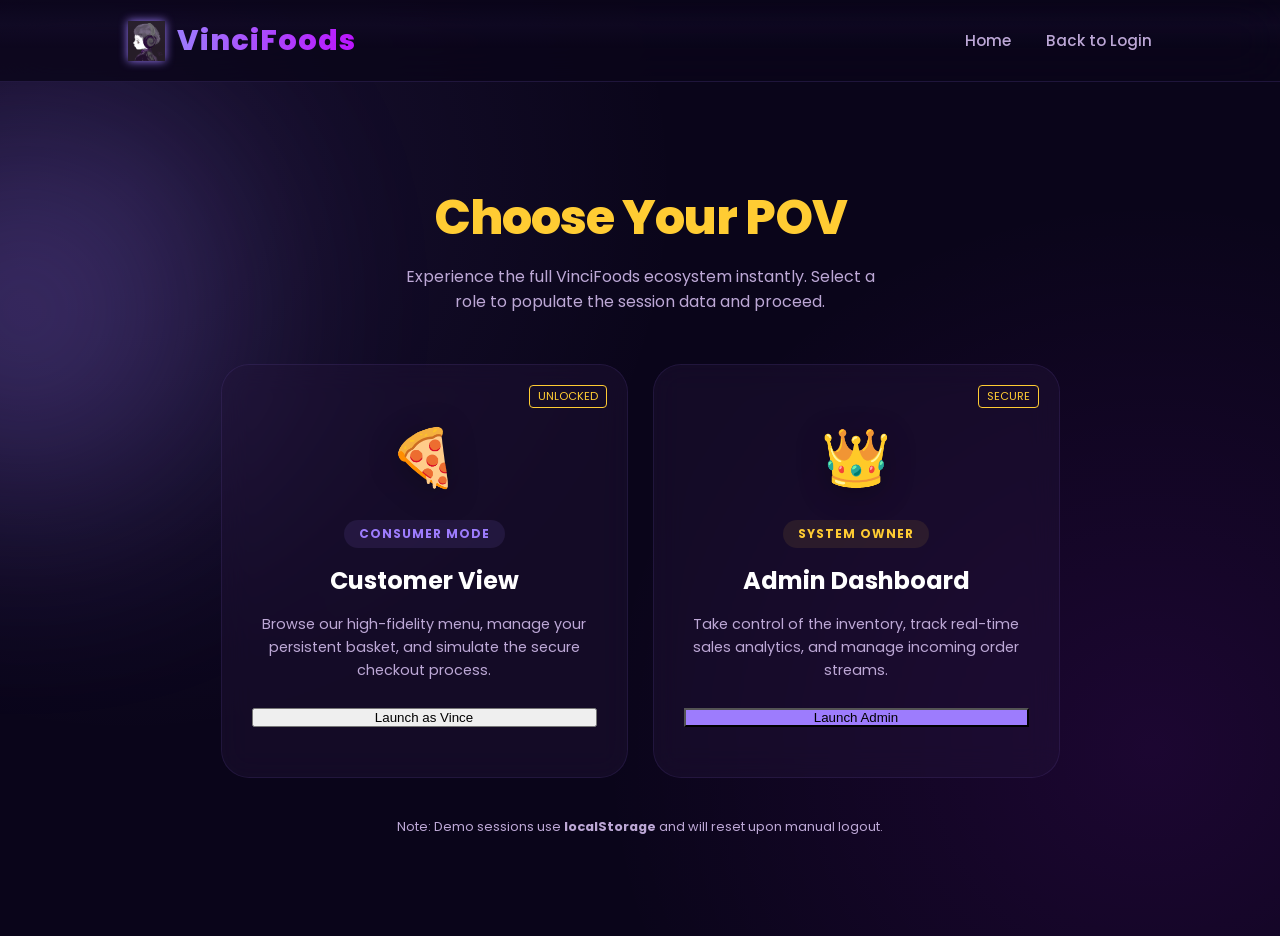
<file: VinciFoods/demoaccount.html>
<!DOCTYPE html>
<html lang="en">
<head>
    <meta charset="UTF-8">
    <meta name="viewport" content="width=device-width, initial-scale=1.0">
    <title>VinciFoods | Demo Access</title>
    <link rel="stylesheet" href="style.css">
    <link href="https://fonts.googleapis.com/css2?family=Poppins:wght@300;400;600;800&display=swap" rel="stylesheet">
    <style>
        /* --- LOGO TRANSITION STYLES --- */
        #loader-layer {
            position: fixed;
            top: 0;
            left: -100%;
            width: 100%;
            height: 100vh;
            background: #0a051a; 
            z-index: 10001;
            transition: left 0.7s cubic-bezier(0.83, 0, 0.17, 1);
            display: flex;
            justify-content: center;
            align-items: center;
            pointer-events: none;
        }

        #loader-logo {
            width: 220px;
            height: auto;
            opacity: 0;
            transform: scale(0.8);
            transition: all 0.6s cubic-bezier(0.16, 1, 0.3, 1);
            filter: drop-shadow(0 0 25px rgba(157, 124, 253, 0.6));
        }

        #loader-layer.active #loader-logo {
            opacity: 1;
            transform: scale(1);
        }

        /* --- PAGE LAYOUT --- */
        .demo-container {
            max-width: 900px;
            margin: 80px auto;
            text-align: center;
            padding: 20px;
        }

        .demo-grid {
            display: grid;
            grid-template-columns: repeat(auto-fit, minmax(300px, 1fr));
            gap: 25px;
            margin-top: 50px;
        }

        /* Entrance Animations */
        .demo-container h1, .demo-container > p, .demo-card {
            opacity: 0;
            transform: translateY(30px) skewY(1.5deg);
            transition: 0.8s cubic-bezier(0.23, 1, 0.32, 1);
        }

        body.loaded .demo-container h1 { opacity: 1; transform: translateY(0) skewY(0); transition-delay: 0.1s; }
        body.loaded .demo-container > p  { opacity: 1; transform: translateY(0) skewY(0); transition-delay: 0.2s; }
        body.loaded .demo-card:nth-child(1) { opacity: 1; transform: translateY(0) skewY(0); transition-delay: 0.3s; }
        body.loaded .demo-card:nth-child(2) { opacity: 1; transform: translateY(0) skewY(0); transition-delay: 0.4s; }

        .demo-card {
            background: var(--bg-card);
            padding: 50px 30px;
            border-radius: 28px;
            border: 1px solid rgba(157, 124, 253, 0.1);
            backdrop-filter: blur(15px);
            cursor: pointer;
            position: relative;
            overflow: hidden;
            display: flex;
            flex-direction: column;
            align-items: center;
            transition: all 0.5s cubic-bezier(0.175, 0.885, 0.32, 1.275);
        }

        .demo-card::before {
            content: '';
            position: absolute;
            top: 0;
            left: -100%;
            width: 100%;
            height: 100%;
            background: linear-gradient(90deg, transparent, rgba(157, 124, 253, 0.05), transparent);
            transition: 0.6s;
            z-index: 0;
        }

        .demo-card:hover::before { left: 100%; }

        .demo-card:hover {
            border-color: var(--accent-purple);
            transform: translateY(-15px) scale(1.02);
            box-shadow: 0 30px 60px rgba(0,0,0,0.5);
        }

        .demo-icon { 
            font-size: 3.5rem; 
            margin-bottom: 20px;
            filter: drop-shadow(0 5px 15px rgba(0,0,0,0.3));
            z-index: 1;
            transition: transform 0.3s ease;
        }

        .demo-card:hover .demo-icon { transform: scale(1.1) rotate(5deg); }

        .demo-card h3 { font-size: 1.5rem; margin-bottom: 15px; z-index: 1; color: #fff; }

        .demo-card p {
            font-size: 0.9rem;
            line-height: 1.6;
            color: var(--text-muted);
            margin-bottom: 25px;
            z-index: 1;
        }

        .role-tag {
            background: rgba(157, 124, 253, 0.1);
            color: var(--accent-purple);
            padding: 5px 15px;
            border-radius: 20px;
            font-size: 0.75rem;
            font-weight: 700;
            text-transform: uppercase;
            letter-spacing: 1px;
            margin-bottom: 15px;
            z-index: 1;
        }

        .status-badge {
            position: absolute;
            top: 20px;
            right: 20px;
            font-size: 0.7rem;
            color: var(--accent-gold);
            border: 1px solid var(--accent-gold);
            padding: 2px 8px;
            border-radius: 4px;
            z-index: 1;
        }
    </style>
</head>
<body id="page-body">
    <!-- Updated Transition Layer with PNG Logo -->
    <div id="loader-layer">
        <img src="Image_20260212_002545_039.png" id="loader-logo" alt="Vinci Logo">
    </div>

    <nav>
        <div class="logo-container" onclick="navTo('index.html')" style="cursor: pointer; display: flex; align-items: center; gap: 12px;">
            <img src="Image_20260212_002545_039.png" alt="V" style="height: 40px; filter: drop-shadow(0 0 5px var(--accent-purple));">
            <span class="logo">VinciFoods</span>
        </div>
        <ul class="nav-links">
            <li><a href="javascript:void(0)" onclick="navTo('index.html')">Home</a></li>
            <li><a href="javascript:void(0)" onclick="navTo('login.html')">Back to Login</a></li>
        </ul>
    </nav>

    <div class="demo-container">
        <h1 style="color: var(--accent-gold); font-size: 3rem; font-weight: 800; letter-spacing: -1px;">Choose Your POV</h1>
        <p style="color: var(--text-muted); max-width: 500px; margin: 10px auto;">Experience the full VinciFoods ecosystem instantly. Select a role to populate the session data and proceed.</p>

        <div class="demo-grid">
            <!-- CUSTOMER DEMO -->
            <div class="demo-card" onclick="loginAs('Vince', 'customer', 'order.html', event)">
                <span class="status-badge">UNLOCKED</span>
                <div class="demo-icon">🍕</div>
                <span class="role-tag">Consumer Mode</span>
                <h3>Customer View</h3>
                <p>Browse our high-fidelity menu, manage your persistent basket, and simulate the secure checkout process.</p>
                <button class="cta-button" style="width: 100%; z-index: 1;">Launch as Vince</button>
            </div>

            <!-- ADMIN DEMO -->
            <div class="demo-card" onclick="loginAs('Admin_Vinci', 'admin', 'admin.html', event)">
                <span class="status-badge">SECURE</span>
                <div class="demo-icon">👑</div>
                <span class="role-tag" style="color: var(--accent-gold); background: rgba(212, 175, 55, 0.1);">System Owner</span>
                <h3>Admin Dashboard</h3>
                <p>Take control of the inventory, track real-time sales analytics, and manage incoming order streams.</p>
                <button class="cta-button" style="width: 100%; background: var(--accent-purple); z-index: 1;">Launch Admin</button>
            </div>
        </div>
        
        <p style="margin-top: 40px; font-size: 0.8rem; color: var(--text-muted);">
            Note: Demo sessions use <strong>localStorage</strong> and will reset upon manual logout.
        </p>
    </div>

    <script>
        // --- NAVIGATION & LOGO TRANSITION ---
        function navTo(url) {
            const loader = document.getElementById('loader-layer');
            loader.style.left = '0';
            setTimeout(() => {
                loader.classList.add('active');
            }, 100);
            setTimeout(() => { window.location.href = url; }, 800);
        }

        document.addEventListener("DOMContentLoaded", () => {
            setTimeout(() => { document.body.classList.add('loaded'); }, 100);
        });

        function loginAs(username, role, redirect, event) {
            event.stopPropagation();

            const sessionData = {
                user: username,
                role: role,
                isDemo: true,
                loginTime: new Date().toLocaleTimeString(),
                preferences: {
                    theme: 'dark',
                    notifications: true
                }
            };
            
            localStorage.setItem('currentUser', JSON.stringify(sessionData));
            
            const btn = event.currentTarget.querySelector('.cta-button');
            btn.innerText = "Initializing System...";
            btn.style.opacity = "0.7";
            btn.style.letterSpacing = "2px";
            
            // Trigger the transition before redirecting
            setTimeout(() => { navTo(redirect); }, 800);
        }

        window.onload = () => {
            if (localStorage.getItem('currentUser')) {
                console.log("Active session detected for demo.");
            }
        };
    </script>
</body>
</html>
</file>
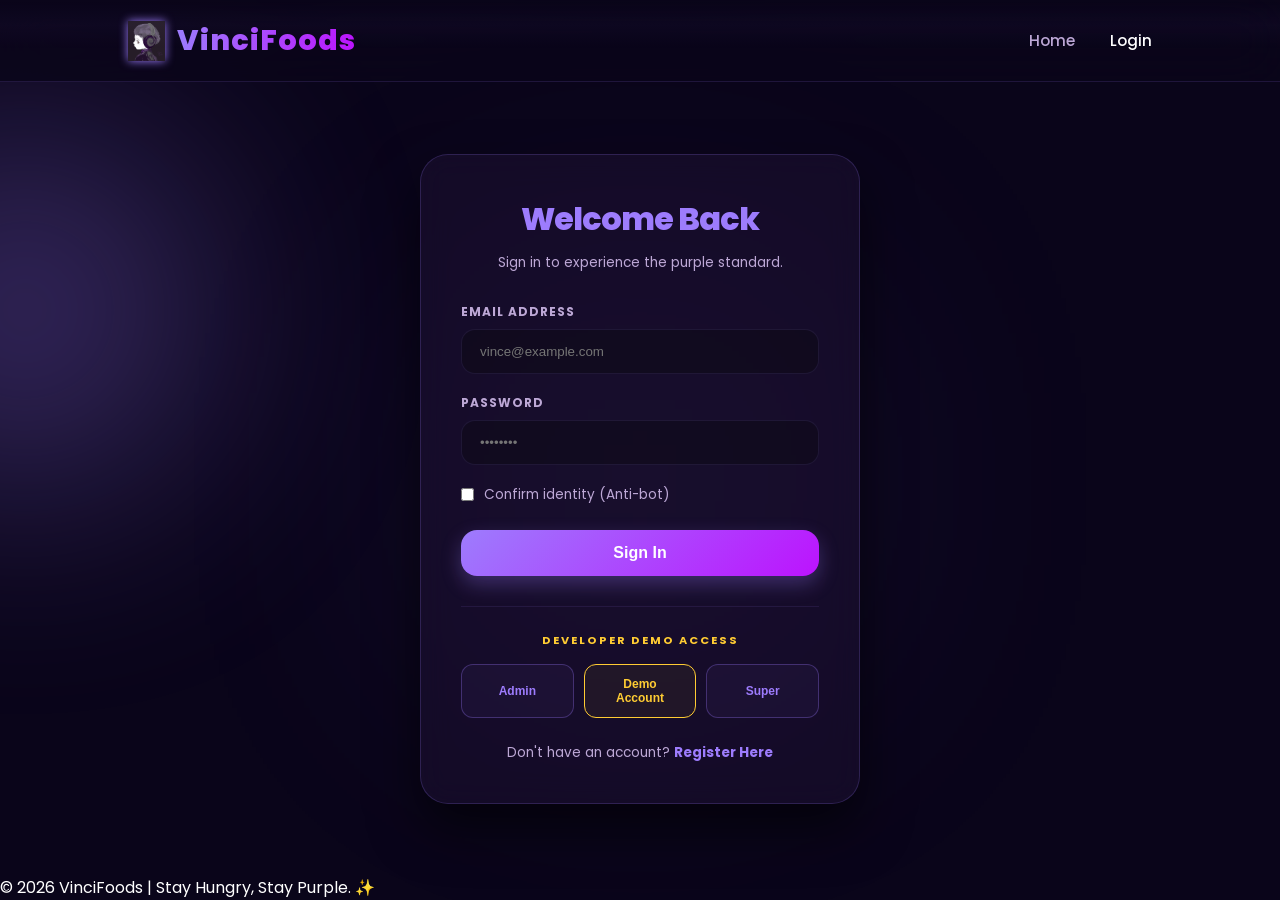
<file: VinciFoods/login.html>
<!DOCTYPE html>
<html lang="en">
<head>
    <meta charset="UTF-8">
    <meta name="viewport" content="width=device-width, initial-scale=1.0">
    <title>VinciFoods | Login</title>
    <link rel="stylesheet" href="style.css">
    <link href="https://fonts.googleapis.com/css2?family=Poppins:wght@300;400;600;800&display=swap" rel="stylesheet">
    <style>
        /* --- BRANDED LOGO TRANSITION --- */
        #loader-layer {
            position: fixed;
            top: 0;
            left: -100%;
            width: 100%;
            height: 100vh;
            background: #0a051a; /* Synchronized deep violet */
            z-index: 10001;
            transition: left 0.7s cubic-bezier(0.83, 0, 0.17, 1);
            display: flex;
            justify-content: center;
            align-items: center;
            pointer-events: none;
        }

        #loader-logo {
            width: 220px;
            height: auto;
            opacity: 0;
            transform: scale(0.8);
            transition: all 0.6s cubic-bezier(0.16, 1, 0.3, 1);
            filter: drop-shadow(0 0 25px rgba(157, 124, 253, 0.6));
        }

        #loader-layer.active #loader-logo {
            opacity: 1;
            transform: scale(1);
        }

        /* --- AUTH LAYOUT REFINEMENT --- */
        body {
            display: flex;
            flex-direction: column;
            min-height: 100vh;
            background: var(--bg-dark); 
        }

        .auth-wrapper {
            flex: 1;
            display: flex;
            justify-content: center;
            align-items: center;
            padding: 40px 20px;
            position: relative;
        }

        /* Ambient glow effect behind the card */
        .auth-wrapper::before {
            content: '';
            position: absolute;
            width: 300px;
            height: 300px;
            background: var(--accent-purple);
            filter: blur(150px);
            opacity: 0.15;
            z-index: 0;
        }

        .auth-container {
            position: relative;
            z-index: 1;
            background: var(--bg-card);
            padding: 40px;
            border-radius: 28px;
            border: 1px solid rgba(157, 124, 253, 0.2);
            width: 100%;
            max-width: 440px;
            box-shadow: 0 25px 50px rgba(0,0,0,0.6);
            backdrop-filter: blur(15px);
            opacity: 0;
            transform: translateY(20px);
            transition: all 0.6s cubic-bezier(0.23, 1, 0.32, 1);
        }

        body.loaded .auth-container {
            opacity: 1;
            transform: translateY(0);
        }

        .auth-container h2 {
            color: var(--accent-purple);
            margin-bottom: 10px;
            text-align: center;
            font-weight: 800;
            letter-spacing: -1px;
            font-size: 2rem;
        }

        .auth-subtitle {
            text-align: center;
            color: var(--text-muted);
            font-size: 0.85rem;
            margin-bottom: 30px;
        }

        .form-group {
            margin-bottom: 20px;
            position: relative;
        }

        .form-group label {
            display: block;
            color: var(--text-muted);
            margin-bottom: 8px;
            font-size: 0.75rem;
            font-weight: 700;
            text-transform: uppercase;
            letter-spacing: 1px;
        }

        .form-group input {
            width: 100%;
            padding: 14px 18px;
            border-radius: 14px;
            border: 1px solid rgba(157, 124, 253, 0.1);
            background: rgba(10, 10, 15, 0.4);
            color: white;
            outline: none;
            transition: all 0.3s ease;
        }

        .form-group input:focus {
            border-color: var(--accent-purple);
            background: rgba(157, 124, 253, 0.05);
            box-shadow: 0 0 20px rgba(157, 124, 253, 0.15);
        }

        .terms-box {
            display: flex;
            align-items: center;
            gap: 10px;
            margin-bottom: 25px;
            color: var(--text-muted);
            font-size: 0.85rem;
        }

        /* --- DEMO PANEL --- */
        .demo-selector {
            margin-top: 30px;
            padding-top: 25px;
            border-top: 1px solid rgba(157, 124, 253, 0.1);
            text-align: center;
        }
        
        .demo-title {
            font-size: 0.7rem;
            text-transform: uppercase;
            color: var(--accent-gold);
            letter-spacing: 2px;
            margin-bottom: 15px;
            display: block;
            font-weight: 700;
        }

        .demo-btn-group {
            display: flex;
            gap: 10px;
            justify-content: center;
        }

        .role-btn {
            background: rgba(157, 124, 253, 0.05);
            border: 1px solid rgba(157, 124, 253, 0.3);
            color: var(--accent-purple);
            padding: 12px 15px;
            border-radius: 12px;
            cursor: pointer;
            font-size: 0.75rem;
            font-weight: 700;
            transition: all 0.3s cubic-bezier(0.175, 0.885, 0.32, 1.275);
            flex: 1;
        }

        .role-btn:hover {
            background: var(--accent-purple);
            color: white;
            transform: translateY(-5px);
            box-shadow: 0 10px 20px rgba(157, 124, 253, 0.2);
        }

        .demo-alt {
            border-color: var(--accent-gold);
            color: var(--accent-gold);
            background: rgba(255, 215, 0, 0.05);
        }
        
        .demo-alt:hover {
            background: var(--accent-gold);
            color: var(--bg-dark);
            border-color: var(--accent-gold);
        }
    </style>
</head>
<body id="page-body">
    <!-- Transition Layer with PNG Logo -->
    <div id="loader-layer">
        <img src="Image_20260212_002545_039.png" id="loader-logo" alt="Vinci Logo">
    </div>

    <nav>
        <div class="logo-container" onclick="navTo('index.html')" style="cursor: pointer; display: flex; align-items: center; gap: 12px;">
            <img src="Image_20260212_002545_039.png" alt="V" style="height: 40px; filter: drop-shadow(0 0 5px var(--accent-purple));">
            <span class="logo">VinciFoods</span>
        </div>
        <ul class="nav-links">
            <li><a href="javascript:void(0)" onclick="navTo('index.html')">Home</a></li>
            <li><a href="javascript:void(0)" id="authLink" class="active">Login</a></li>
        </ul>
    </nav>

    <div class="auth-wrapper">
        <div class="auth-container">
            <h2>Welcome Back</h2>
            <p class="auth-subtitle">Sign in to experience the purple standard.</p>
            
            <form id="lForm">
                <div class="form-group">
                    <label for="lEmail">Email Address</label>
                    <input type="email" id="lEmail" placeholder="vince@example.com" required>
                </div>
                <div class="form-group">
                    <label for="lPass">Password</label>
                    <input type="password" id="lPass" placeholder="••••••••" required>
                </div>
                <div class="terms-box">
                    <input type="checkbox" id="lCheck" style="accent-color: var(--accent-purple);">
                    <label for="lCheck" style="cursor:pointer;">Confirm identity (Anti-bot)</label>
                </div>
                <button type="submit" id="lBtn" class="submit-btn" style="width: 100%;" disabled>Sign In</button>
            </form>

            <div class="demo-selector">
                <span class="demo-title">Developer Demo Access</span>
                <div class="demo-btn-group">
                    <button type="button" class="role-btn" onclick="quickLogin('Admin_Vinci', 'admin', 'admin.html')">Admin</button>
                    <button type="button" class="role-btn demo-alt" onclick="navTo('demoaccount.html')">Demo Account</button>
                    <button type="button" class="role-btn" onclick="quickLogin('SuperVinci', 'superadmin', 'superadmin.html')">Super</button>
                </div>
            </div>

            <p style="text-align:center; margin-top:25px; color:var(--text-muted); font-size: 0.85rem;">
                Don't have an account? <a href="javascript:void(0)" style="color:var(--accent-purple); text-decoration:none; font-weight:bold;" onclick="navTo('register.html')">Register Here</a>
            </p>
        </div>
    </div>

    <footer>
        <p>&copy; 2026 VinciFoods | Stay Hungry, Stay Purple. ✨</p>
    </footer>

    <script>
        // --- UPDATED NAVIGATION ---
        function navTo(url) {
            const loader = document.getElementById('loader-layer');
            loader.style.left = '0';
            setTimeout(() => {
                loader.classList.add('active');
            }, 100);
            setTimeout(() => { window.location.href = url; }, 800);
        }

        document.addEventListener("DOMContentLoaded", () => {
            setTimeout(() => {
                document.body.classList.add('loaded');
                checkSession();
            }, 100);
        });

        const lCheck = document.getElementById('lCheck');
        const lBtn = document.getElementById('lBtn');
        lCheck.onchange = () => lBtn.disabled = !lCheck.checked;

        function checkSession() {
            const authLink = document.getElementById('authLink');
            if (localStorage.getItem('currentUser')) {
                authLink.innerText = "Logout";
                authLink.onclick = (e) => { 
                    e.preventDefault();
                    if(confirm("Ready to sign out?")) {
                        localStorage.removeItem('currentUser'); 
                        navTo('login.html');
                    }
                };
            }
        }

        function quickLogin(username, role, targetPage) {
            const sessionData = {
                user: username,
                role: role,
                isDemo: true,
                timestamp: new Date().getTime()
            };
            localStorage.setItem('currentUser', JSON.stringify(sessionData));
            navTo(targetPage);
        }

        document.getElementById('lForm').onsubmit = (e) => {
            e.preventDefault();
            const email = document.getElementById('lEmail').value;
            const pass = document.getElementById('lPass').value;

            // Direct Admin Check
            if (email === "admin@vinci.com") {
                quickLogin('Admin_Vinci', 'admin', 'admin.html');
                return;
            }

            // User Storage Check
            const storedUser = localStorage.getItem(email);
            if (storedUser) {
                const user = JSON.parse(storedUser);
                if (user.pass === pass) {
                    const sessionData = {
                        user: user.name,
                        email: email,
                        role: 'customer'
                    };
                    localStorage.setItem('currentUser', JSON.stringify(sessionData));
                    navTo('index.html');
                    return;
                }
            }
            alert("Credentials not found. Check your details and try again.");
        };
    </script>
</body>
</html>
</file>
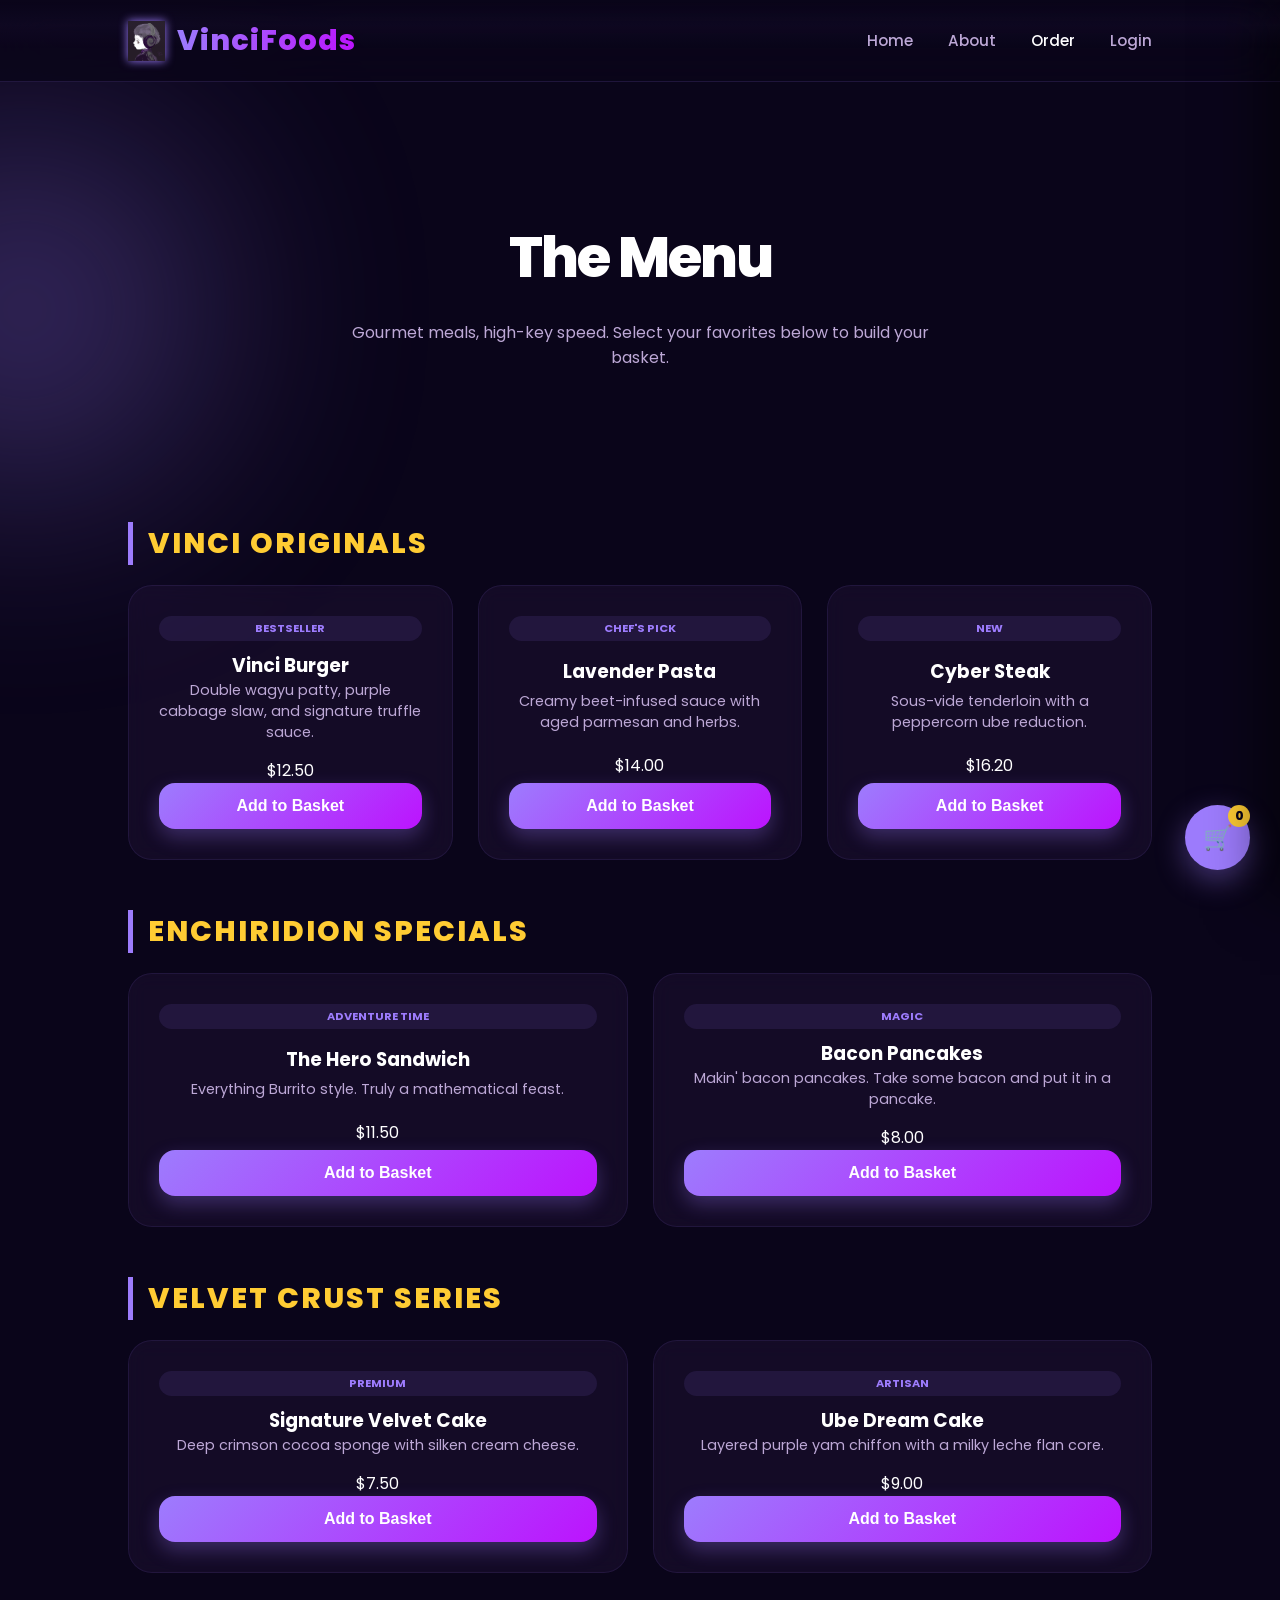
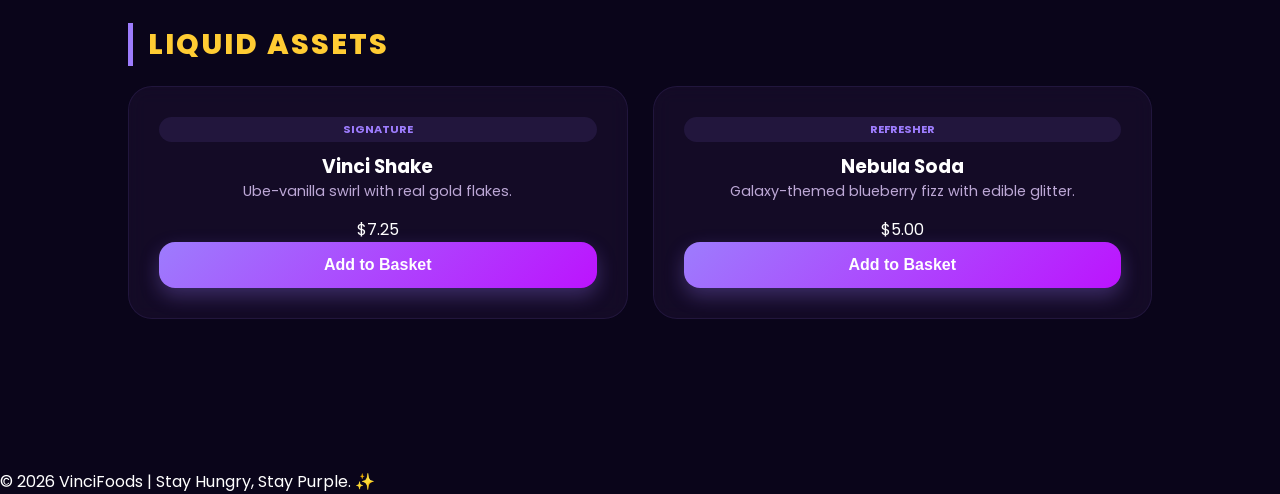
<file: VinciFoods/order.html>
<!DOCTYPE html>
<html lang="en">
<head>
    <meta charset="UTF-8">
    <meta name="viewport" content="width=device-width, initial-scale=1.0">
    <title>VinciFoods | Order Now</title>
    <link rel="stylesheet" href="style.css">
    <link href="https://fonts.googleapis.com/css2?family=Poppins:wght@300;400;600;800&display=swap" rel="stylesheet">
    <style>
        /* --- BRANDED LOGO TRANSITION --- */
        #loader-layer {
            position: fixed;
            top: 0;
            left: -100%;
            width: 100%;
            height: 100vh;
            background: #0a051a; /* Deep violet theme */
            z-index: 10001;
            transition: left 0.7s cubic-bezier(0.83, 0, 0.17, 1);
            display: flex;
            justify-content: center;
            align-items: center;
            pointer-events: none;
        }

        #loader-logo {
            width: 220px;
            height: auto;
            opacity: 0;
            transform: scale(0.8);
            transition: all 0.6s cubic-bezier(0.16, 1, 0.3, 1);
            filter: drop-shadow(0 0 25px rgba(157, 124, 253, 0.6));
        }

        #loader-layer.active #loader-logo {
            opacity: 1;
            transform: scale(1);
        }

        /* --- LAYOUT & SCROLL --- */
        html, body {
            height: auto;
            overflow-y: auto;
            overflow-x: hidden;
            background: var(--bg-dark);
        }

        .menu-section {
            padding: 40px 10% 100px 10%;
        }

        .category-title {
            color: var(--accent-gold);
            font-size: 1.8rem;
            font-weight: 800;
            margin: 40px 0 20px 0;
            border-left: 5px solid var(--accent-purple);
            padding-left: 15px;
            text-transform: uppercase;
            letter-spacing: 2px;
        }

        .menu-grid {
            display: grid;
            grid-template-columns: repeat(auto-fit, minmax(280px, 1fr));
            gap: 25px;
            margin-bottom: 50px;
        }

        /* --- STAGGERED ITEM ANIMATION --- */
        .food-item {
            background: var(--bg-card);
            padding: 30px;
            border-radius: 24px;
            border: 1px solid rgba(157, 124, 253, 0.1);
            text-align: center;
            transition: all 0.5s cubic-bezier(0.23, 1, 0.32, 1);
            backdrop-filter: blur(10px);
            opacity: 0;
            transform: translateY(30px);
            display: flex;
            flex-direction: column;
            justify-content: space-between;
        }
        
        body.loaded .food-item {
            opacity: 1;
            transform: translateY(0);
        }

        /* Adjusted staggered delays for more items */
        .food-item:nth-child(1n) { transition-delay: 0.1s; }
        .food-item:nth-child(2n) { transition-delay: 0.2s; }
        .food-item:nth-child(3n) { transition-delay: 0.3s; }

        .food-item:hover {
            transform: translateY(-12px);
            border-color: var(--accent-purple);
            box-shadow: 0 20px 40px rgba(0,0,0,0.5);
        }

        .food-tag {
            background: rgba(157, 124, 253, 0.1);
            color: var(--accent-purple);
            font-size: 0.7rem;
            text-transform: uppercase;
            padding: 4px 10px;
            border-radius: 20px;
            display: inline-block;
            margin-bottom: 10px;
            font-weight: 700;
        }

        /* --- SIDEBAR GLASSMORPHISM --- */
        .cart-sidebar {
            position: fixed;
            right: -400px;
            top: 0;
            width: 400px;
            height: 100vh;
            background: rgba(10, 5, 26, 0.98);
            backdrop-filter: blur(25px);
            border-left: 1px solid rgba(157, 124, 253, 0.2);
            z-index: 9999;
            transition: right 0.5s cubic-bezier(0.83, 0, 0.17, 1);
            display: flex;
            flex-direction: column;
            box-shadow: -20px 0 50px rgba(0,0,0,0.5);
        }

        .cart-sidebar.active {
            right: 0;
        }

        .cart-toggle {
            position: fixed;
            bottom: 30px;
            right: 30px;
            background: var(--accent-purple);
            color: white;
            width: 65px;
            height: 65px;
            border-radius: 50%;
            display: flex;
            justify-content: center;
            align-items: center;
            font-size: 1.5rem;
            cursor: pointer;
            z-index: 9998;
            box-shadow: 0 10px 30px rgba(157, 124, 253, 0.4);
            transition: all 0.3s cubic-bezier(0.175, 0.885, 0.32, 1.275);
        }

        .cart-toggle:hover {
            transform: scale(1.1) rotate(-10deg);
        }

        #cart-count {
            position: absolute;
            top: 0;
            right: 0;
            background: var(--accent-gold);
            color: var(--bg-dark);
            font-size: 0.75rem;
            font-weight: 800;
            width: 22px;
            height: 22px;
            border-radius: 50%;
            display: flex;
            justify-content: center;
            align-items: center;
        }
    </style>
</head>
<body id="page-body">
    <!-- Branded Transition Layer -->
    <div id="loader-layer">
        <img src="Image_20260212_002545_039.png" id="loader-logo" alt="Vinci Logo">
    </div>

    <nav>
        <div class="logo-container" onclick="navTo('index.html')" style="cursor: pointer; display: flex; align-items: center; gap: 12px;">
            <img src="Image_20260212_002545_039.png" alt="V" style="height: 40px; filter: drop-shadow(0 0 5px var(--accent-purple));">
            <span class="logo">VinciFoods</span>
        </div>
        <ul class="nav-links">
            <li><a href="javascript:void(0)" onclick="navTo('index.html')">Home</a></li>
            <li><a href="javascript:void(0)" onclick="navTo('aboutus.html')">About</a></li>
            <li><a href="javascript:void(0)" class="active">Order</a></li>
            <li><a href="javascript:void(0)" id="authLink" onclick="handleAuthClick(event)">Login</a></li>
        </ul>
    </nav>

    <main>
        <header class="hero" style="min-height: 40vh; display: flex; flex-direction: column; justify-content: center; align-items: center; text-align: center; padding: 120px 10% 40px 10%;">
            <h1 style="font-size: clamp(2.5rem, 8vw, 3.5rem); font-weight: 800; letter-spacing: -2px;">The Menu</h1>
            <p style="color: var(--text-muted); max-width: 600px; margin: 20px auto;">Gourmet meals, high-key speed. Select your favorites below to build your basket.</p>
        </header>

        <section class="menu-section">
            <!-- MAIN ENTRÉES -->
            <h2 class="category-title">Vinci Originals</h2>
            <div class="menu-grid">
                <div class="food-item">
                    <span class="food-tag">Bestseller</span>
                    <h3>Vinci Burger</h3>
                    <p style="color: var(--text-muted); margin-bottom: 15px; font-size: 0.9rem;">Double wagyu patty, purple cabbage slaw, and signature truffle sauce.</p>
                    <p class="price">$12.50</p>
                    <button class="submit-btn" onclick="addToCart('Vinci Monster Burger', 12.50)">Add to Basket</button>
                </div>
                
                <div class="food-item">
                    <span class="food-tag">Chef's Pick</span>
                    <h3>Lavender Pasta</h3>
                    <p style="color: var(--text-muted); margin-bottom: 15px; font-size: 0.9rem;">Creamy beet-infused sauce with aged parmesan and herbs.</p>
                    <p class="price">$14.00</p>
                    <button class="submit-btn" onclick="addToCart('Lavender Pasta', 14.00)">Add to Basket</button>
                </div>

                <div class="food-item">
                    <span class="food-tag">New</span>
                    <h3>Cyber Steak</h3>
                    <p style="color: var(--text-muted); margin-bottom: 15px; font-size: 0.9rem;">Sous-vide tenderloin with a peppercorn ube reduction.</p>
                    <p class="price">$16.20</p>
                    <button class="submit-btn" onclick="addToCart('Cyber Steak', 16.20)">Add to Basket</button>
                </div>
            </div>

            <!-- ADVENTURE TIME SPECIALS -->
            <h2 class="category-title">Enchiridion Specials</h2>
            <div class="menu-grid">
                <div class="food-item">
                    <span class="food-tag">Adventure Time</span>
                    <h3>The Hero Sandwich</h3>
                    <p style="color: var(--text-muted); margin-bottom: 15px; font-size: 0.9rem;">Everything Burrito style. Truly a mathematical feast.</p>
                    <p class="price">$11.50</p>
                    <button class="submit-btn" onclick="addToCart('The Hero Sandwich', 11.50)">Add to Basket</button>
                </div>
                <div class="food-item">
                    <span class="food-tag">Magic</span>
                    <h3>Bacon Pancakes</h3>
                    <p style="color: var(--text-muted); margin-bottom: 15px; font-size: 0.9rem;">Makin' bacon pancakes. Take some bacon and put it in a pancake.</p>
                    <p class="price">$8.00</p>
                    <button class="submit-btn" onclick="addToCart('Bacon Pancakes', 8.00)">Add to Basket</button>
                </div>
            </div>

            <!-- VELVET CRUST DESSERTS -->
            <h2 class="category-title">Velvet Crust Series</h2>
            <div class="menu-grid">
                <div class="food-item">
                    <span class="food-tag">Premium</span>
                    <h3>Signature Velvet Cake</h3>
                    <p style="color: var(--text-muted); margin-bottom: 15px; font-size: 0.9rem;">Deep crimson cocoa sponge with silken cream cheese.</p>
                    <p class="price">$7.50</p>
                    <button class="submit-btn" onclick="addToCart('Signature Velvet Cake', 7.50)">Add to Basket</button>
                </div>
                <div class="food-item">
                    <span class="food-tag">Artisan</span>
                    <h3>Ube Dream Cake</h3>
                    <p style="color: var(--text-muted); margin-bottom: 15px; font-size: 0.9rem;">Layered purple yam chiffon with a milky leche flan core.</p>
                    <p class="price">$9.00</p>
                    <button class="submit-btn" onclick="addToCart('Ube Dream Cake', 9.00)">Add to Basket</button>
                </div>
            </div>

            <!-- DRINKS -->
            <h2 class="category-title">Liquid Assets</h2>
            <div class="menu-grid">
                <div class="food-item">
                    <span class="food-tag">Signature</span>
                    <h3>Vinci Shake</h3>
                    <p style="color: var(--text-muted); margin-bottom: 15px; font-size: 0.9rem;">Ube-vanilla swirl with real gold flakes.</p>
                    <p class="price">$7.25</p>
                    <button class="submit-btn" onclick="addToCart('Vinci Shake', 7.25)">Add to Basket</button>
                </div>
                <div class="food-item">
                    <span class="food-tag">Refresher</span>
                    <h3>Nebula Soda</h3>
                    <p style="color: var(--text-muted); margin-bottom: 15px; font-size: 0.9rem;">Galaxy-themed blueberry fizz with edible glitter.</p>
                    <p class="price">$5.00</p>
                    <button class="submit-btn" onclick="addToCart('Nebula Soda', 5.00)">Add to Basket</button>
                </div>
            </div>
        </section>
    </main>

    <!-- Floating Basket Button -->
    <div class="cart-toggle" onclick="toggleCart()">
        🛒 <span id="cart-count">0</span>
    </div>

    <!-- Right Sidebar Basket -->
    <div id="sidebar" class="cart-sidebar">
        <div class="cart-header" style="padding: 30px; display: flex; justify-content: space-between; align-items: center; border-bottom: 1px solid rgba(157, 124, 253, 0.1);">
            <h3 style="color: white; font-weight: 800; font-size: 1.5rem;">Your Basket</h3>
            <button onclick="toggleCart()" style="background:none; border:none; color:var(--accent-purple); cursor:pointer; font-size:2.5rem; line-height: 1;">&times;</button>
        </div>
        
        <div id="cart-items" style="flex: 1; overflow-y: auto; padding: 20px;"></div>

        <div class="cart-total" style="padding: 30px; background: rgba(0,0,0,0.2); border-top: 1px solid rgba(157,124,253,0.2);">
            <div style="display:flex; justify-content:space-between; margin-bottom:20px; font-size: 1.1rem;">
                <span style="color: var(--text-muted);">Total:</span>
                <span id="total-price" style="color:var(--accent-gold); font-weight:800;">$0.00</span>
            </div>
            <button class="submit-btn" onclick="checkout()" style="width: 100%; padding: 18px;">Proceed to Checkout</button>
        </div>
    </div>

    <footer>
        <p>&copy; 2026 VinciFoods | Stay Hungry, Stay Purple. ✨</p>
    </footer>

    <script>
        // --- PAGE TRANSITION LOGIC ---
        function navTo(url) {
            const loader = document.getElementById('loader-layer');
            loader.style.left = '0';
            setTimeout(() => { loader.classList.add('active'); }, 100);
            setTimeout(() => { window.location.href = url; }, 800);
        }

        document.addEventListener("DOMContentLoaded", () => {
            setTimeout(() => {
                document.body.classList.add('loaded');
                updateUI();
            }, 100);
        });

        // --- CART ENGINE ---
        let basket = JSON.parse(localStorage.getItem('userCart')) || [];

        function toggleCart() {
            document.getElementById('sidebar').classList.toggle('active');
        }

        function addToCart(name, price) {
            if (!localStorage.getItem('currentUser')) {
                alert("Please login to start your order!");
                navTo('login.html');
                return;
            }

            basket.push({ name, price });
            updateUI();
            document.getElementById('sidebar').classList.add('active');
        }

        function updateUI() {
            const container = document.getElementById('cart-items');
            const countLabel = document.getElementById('cart-count');
            const totalLabel = document.getElementById('total-price');
            
            container.innerHTML = '';
            let total = 0;

            if (basket.length === 0) {
                container.innerHTML = `
                    <div style="text-align:center; margin-top:50px;">
                        <p style="font-size: 3rem; margin-bottom: 10px;">🛒</p>
                        <p style="color:var(--text-muted);">Your basket is empty. Sadge.</p>
                    </div>`;
            } else {
                basket.forEach((item, index) => {
                    total += item.price;
                    const itemDiv = document.createElement('div');
                    itemDiv.style = "display: flex; justify-content: space-between; padding: 15px; background: rgba(157, 124, 253, 0.05); margin-bottom: 12px; border-radius: 16px; border: 1px solid rgba(157, 124, 253, 0.1); align-items: center;";
                    itemDiv.innerHTML = `
                        <div style="text-align: left;">
                            <p style="font-weight:600; color:#fff; font-size:0.95rem;">${item.name}</p>
                            <p style="font-size:0.85rem; color:var(--accent-gold);">$${item.price.toFixed(2)}</p>
                        </div>
                        <button onclick="removeItem(${index})" style="background:none; border:none; color:#ff4d4d; cursor:pointer; font-weight:700; font-size: 0.75rem; text-transform:uppercase;">Remove</button>
                    `;
                    container.appendChild(itemDiv);
                });
            }
            countLabel.innerText = basket.length;
            totalLabel.innerText = `$${total.toFixed(2)}`;
            localStorage.setItem('userCart', JSON.stringify(basket));
        }

        function removeItem(index) {
            basket.splice(index, 1);
            updateUI();
        }

        function checkout() {
            if (basket.length === 0) {
                alert("Add some items before checking out!");
                return;
            }
            navTo('checkout.html');
        }

        // --- AUTH SYNC ---
        const authLink = document.getElementById('authLink');
        if (localStorage.getItem('currentUser')) {
            authLink.innerText = "Logout";
        }

        function handleAuthClick(e) {
            e.preventDefault();
            if (localStorage.getItem('currentUser')) {
                if(confirm("Sign out of VinciFoods?")) {
                    localStorage.removeItem('currentUser');
                    navTo('index.html');
                }
            } else {
                navTo('login.html');
            }
        }
    </script>
</body>
</html>
</file>
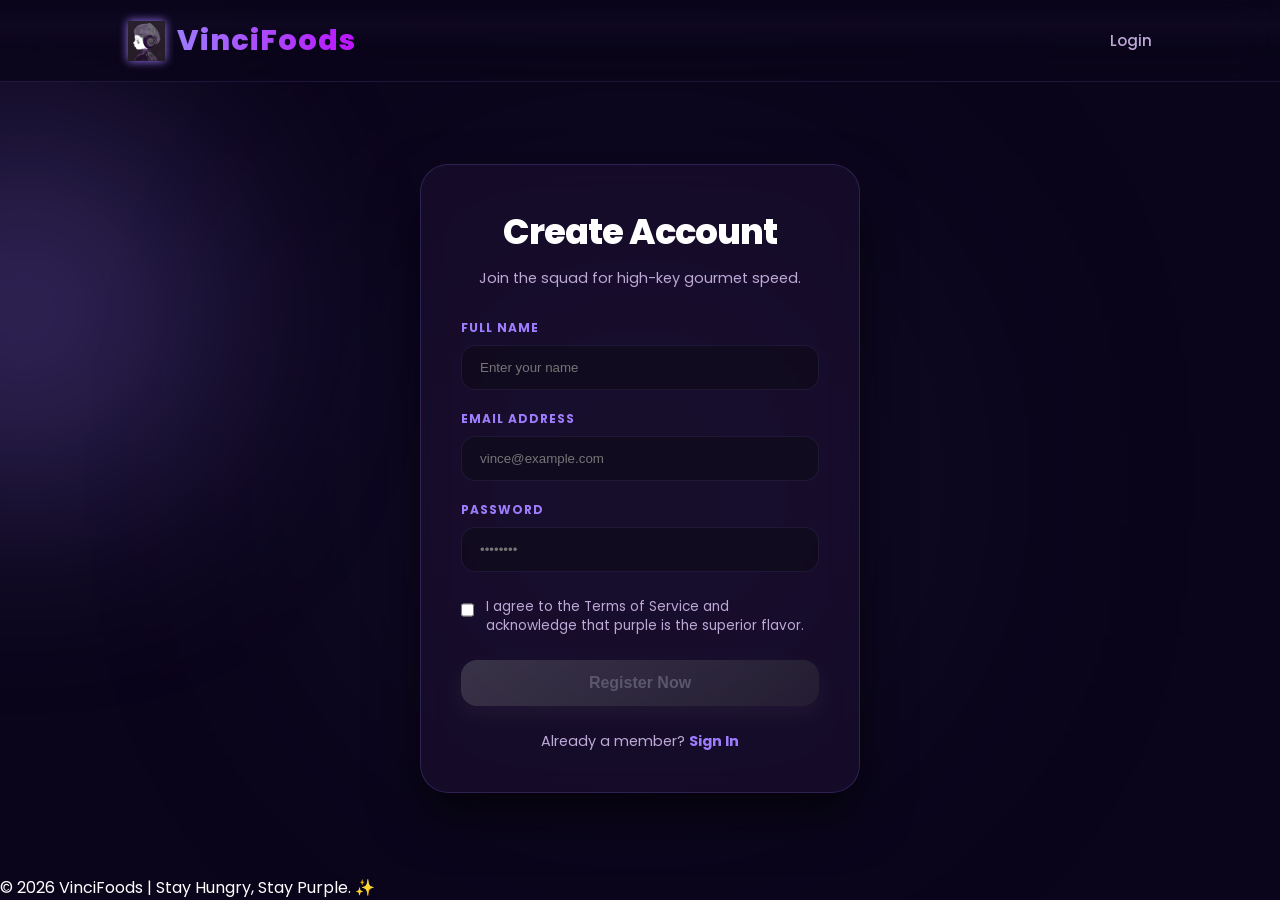
<file: VinciFoods/register.html>
<!DOCTYPE html>
<html lang="en">
<head>
    <meta charset="UTF-8">
    <meta name="viewport" content="width=device-width, initial-scale=1.0">
    <title>VinciFoods | Join the Squad</title>
    <link rel="stylesheet" href="style.css">
    <link href="https://fonts.googleapis.com/css2?family=Poppins:wght@300;400;600;800&display=swap" rel="stylesheet">
    <style>
        /* --- BRANDED LOGO TRANSITION --- */
        #loader-layer {
            position: fixed;
            top: 0;
            left: -100%;
            width: 100%;
            height: 100vh;
            background: #0a051a; /* Synchronized deep violet */
            z-index: 10001;
            transition: left 0.7s cubic-bezier(0.83, 0, 0.17, 1);
            display: flex;
            justify-content: center;
            align-items: center;
            pointer-events: none;
        }

        #loader-logo {
            width: 220px;
            height: auto;
            opacity: 0;
            transform: scale(0.8);
            transition: all 0.6s cubic-bezier(0.16, 1, 0.3, 1);
            filter: drop-shadow(0 0 25px rgba(157, 124, 253, 0.6));
        }

        #loader-layer.active #loader-logo {
            opacity: 1;
            transform: scale(1);
        }

        /* --- AUTH LAYOUT --- */
        body {
            display: flex;
            flex-direction: column;
            min-height: 100vh;
            background: var(--bg-dark);
            overflow-x: hidden;
        }

        .auth-wrapper {
            flex: 1;
            display: flex;
            justify-content: center;
            align-items: center;
            padding: 60px 20px;
            position: relative;
        }

        /* Ambient glow effect */
        .auth-wrapper::before {
            content: '';
            position: absolute;
            width: 400px;
            height: 400px;
            background: var(--accent-purple);
            filter: blur(180px);
            opacity: 0.12;
            z-index: 0;
        }

        .auth-container {
            position: relative;
            z-index: 1;
            background: var(--bg-card);
            padding: 40px;
            border-radius: 28px;
            border: 1px solid rgba(157, 124, 253, 0.2);
            width: 100%;
            max-width: 440px;
            box-shadow: 0 25px 50px rgba(0,0,0,0.6);
            backdrop-filter: blur(15px);
            opacity: 0;
            transform: translateY(20px);
            transition: all 0.6s cubic-bezier(0.23, 1, 0.32, 1);
        }

        body.loaded .auth-container {
            opacity: 1;
            transform: translateY(0);
        }

        .auth-container h2 {
            color: #fff;
            margin-bottom: 10px;
            text-align: center;
            font-size: 2.2rem;
            font-weight: 800;
            letter-spacing: -1px;
        }

        .auth-subtitle {
            text-align: center;
            color: var(--text-muted);
            font-size: 0.9rem;
            margin-bottom: 30px;
        }

        .form-group {
            margin-bottom: 20px;
        }

        .form-group label {
            display: block;
            color: var(--accent-purple);
            margin-bottom: 8px;
            font-size: 0.75rem;
            font-weight: 700;
            text-transform: uppercase;
            letter-spacing: 1px;
        }

        .form-group input {
            width: 100%;
            padding: 14px 18px;
            border-radius: 14px;
            border: 1px solid rgba(157, 124, 253, 0.1);
            background: rgba(10, 10, 15, 0.4);
            color: white;
            outline: none;
            transition: all 0.3s ease;
        }

        .form-group input:focus {
            border-color: var(--accent-purple);
            background: rgba(157, 124, 253, 0.05);
            box-shadow: 0 0 20px rgba(157, 124, 253, 0.1);
        }

        .terms-box {
            display: flex;
            align-items: flex-start;
            gap: 12px;
            margin: 25px 0;
            color: var(--text-muted);
            font-size: 0.85rem;
        }

        .terms-box input[type="checkbox"] {
            margin-top: 4px;
            accent-color: var(--accent-purple);
            cursor: pointer;
            width: 18px;
            height: 18px;
        }

        .submit-btn:disabled {
            opacity: 0.3;
            cursor: not-allowed;
            filter: grayscale(1);
        }
    </style>
</head>
<body id="page-body">
    <!-- Branded Transition Layer -->
    <div id="loader-layer">
        <img src="Image_20260212_002545_039.png" id="loader-logo" alt="Vinci Logo">
    </div>

    <nav>
        <div class="logo-container" onclick="navTo('index.html')" style="cursor: pointer; display: flex; align-items: center; gap: 12px;">
            <img src="Image_20260212_002545_039.png" alt="V" style="height: 40px; filter: drop-shadow(0 0 5px var(--accent-purple));">
            <span class="logo">VinciFoods</span>
        </div>
        <ul class="nav-links">
            <li><a href="javascript:void(0)" onclick="navTo('login.html')">Login</a></li>
        </ul>
    </nav>

    <div class="auth-wrapper">
        <div class="auth-container">
            <h2>Create Account</h2>
            <p class="auth-subtitle">Join the squad for high-key gourmet speed.</p>
            
            <form id="rForm">
                <div class="form-group">
                    <label for="rName">Full Name</label>
                    <input type="text" id="rName" placeholder="Enter your name" required>
                </div>
                <div class="form-group">
                    <label for="rEmail">Email Address</label>
                    <input type="email" id="rEmail" placeholder="vince@example.com" required>
                </div>
                <div class="form-group">
                    <label for="rPass">Password</label>
                    <input type="password" id="rPass" placeholder="••••••••" required minlength="6">
                </div>
                <div class="terms-box">
                    <input type="checkbox" id="rCheck">
                    <label for="rCheck" style="cursor:pointer; line-height: 1.4;">
                        I agree to the Terms of Service and acknowledge that purple is the superior flavor.
                    </label>
                </div>
                <button type="submit" id="rBtn" class="submit-btn" style="width: 100%;" disabled>Register Now</button>
            </form>

            <p style="text-align:center; margin-top:25px; color:var(--text-muted); font-size: 0.9rem;">
                Already a member? <a href="javascript:void(0)" style="color:var(--accent-purple); text-decoration:none; font-weight:700;" onclick="navTo('login.html')">Sign In</a>
            </p>
        </div>
    </div>

    <footer>
        <p>&copy; 2026 VinciFoods | Stay Hungry, Stay Purple. ✨</p>
    </footer>

    <script>
        // --- PAGE TRANSITION ---
        function navTo(url) {
            const loader = document.getElementById('loader-layer');
            loader.style.left = '0';
            setTimeout(() => { loader.classList.add('active'); }, 100);
            setTimeout(() => { window.location.href = url; }, 800);
        }

        document.addEventListener("DOMContentLoaded", () => {
            setTimeout(() => {
                document.body.classList.add('loaded');
            }, 100);
        });

        // --- REGISTRATION LOGIC ---
        const rCheck = document.getElementById('rCheck');
        const rBtn = document.getElementById('rBtn');
        
        rCheck.onchange = () => rBtn.disabled = !rCheck.checked;

        document.getElementById('rForm').onsubmit = (e) => {
            e.preventDefault();
            const email = document.getElementById('rEmail').value.trim().toLowerCase();
            const name = document.getElementById('rName').value.trim();
            const pass = document.getElementById('rPass').value;

            // Reserved Logic Check
            if (email.includes('admin@vinci.com')) {
                alert("Restricted developer email. Please use a personal email.");
                return;
            }

            // Persistence Check
            if (localStorage.getItem(email)) {
                alert("Account already exists! Please login instead.");
                navTo('login.html');
                return;
            }

            // Create Secure User Entry
            const newUser = {
                user: name,
                pass: pass,
                joined: new Date().toISOString()
            };

            localStorage.setItem(email, JSON.stringify(newUser));
            
            alert(`Welcome to the squad, ${name}! Log in to start your first order.`);
            navTo('login.html');
        };

        // Auth Link Sync
        if (localStorage.getItem('currentUser')) {
            const authLink = document.querySelector('.nav-links a');
            if(authLink) authLink.innerText = "Logout";
        }
    </script>
</body>
</html>
</file>
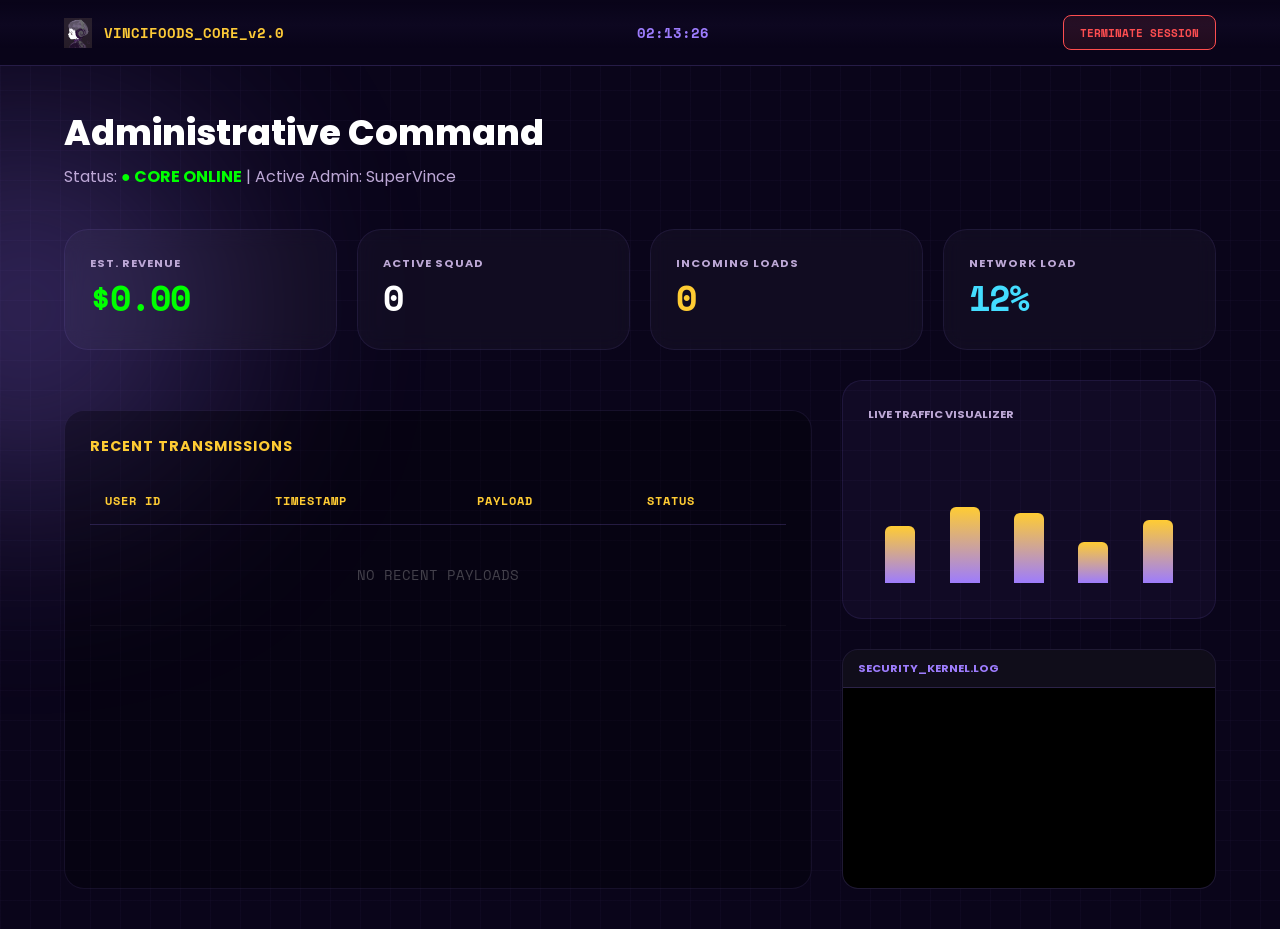
<file: VinciFoods/superadmin.html>
<!DOCTYPE html>
<html lang="en">
<head>
    <meta charset="UTF-8">
    <meta name="viewport" content="width=device-width, initial-scale=1.0">
    <title>VinciFoods | SuperAdmin</title>
    <link rel="stylesheet" href="style.css">
    <link href="https://fonts.googleapis.com/css2?family=Poppins:wght@300;400;600;800&family=Space+Mono&display=swap" rel="stylesheet">
    <style>
        :root {
            --admin-gold: #ffcc33;
            --admin-red: #ff4d4d;
            --admin-bg: #0a051a; /* Synchronized with the rest of the app */
            --accent-purple: #9d7cfd;
        }

        body {
            background: var(--admin-bg);
            background-image: 
                linear-gradient(rgba(157, 124, 253, 0.03) 1px, transparent 1px),
                linear-gradient(90deg, rgba(157, 124, 253, 0.03) 1px, transparent 1px);
            background-size: 30px 30px;
            color: #fff;
            overflow-x: hidden;
            min-height: 100vh;
        }

        /* --- ADMIN HUD --- */
        .admin-nav {
            background: rgba(10, 5, 26, 0.98);
            border-bottom: 1px solid rgba(157, 124, 253, 0.2);
            backdrop-filter: blur(20px);
            padding: 15px 5%;
            display: flex;
            justify-content: space-between;
            align-items: center;
            position: sticky;
            top: 0;
            z-index: 1000;
        }

        .stat-card {
            background: rgba(255, 255, 255, 0.03);
            padding: 25px;
            border-radius: 24px;
            border: 1px solid rgba(157, 124, 253, 0.1);
            transition: 0.4s cubic-bezier(0.175, 0.885, 0.32, 1.275);
            opacity: 0;
            transform: translateY(20px);
            backdrop-filter: blur(10px);
        }

        body.loaded .stat-card { opacity: 1; transform: translateY(0); }

        .stat-card:hover {
            border-color: var(--admin-gold);
            transform: translateY(-5px);
            box-shadow: 0 10px 30px rgba(255, 204, 51, 0.1);
        }

        .stat-value {
            font-size: 2.2rem;
            font-weight: 800;
            font-family: 'Space Mono', monospace;
            letter-spacing: -1px;
        }

        /* --- DATA TABLE --- */
        .data-table-container {
            background: rgba(0, 0, 0, 0.3);
            border: 1px solid rgba(157, 124, 253, 0.1);
            border-radius: 20px;
            padding: 25px;
            margin-top: 30px;
        }

        table {
            width: 100%;
            border-collapse: collapse;
            font-size: 0.85rem;
            font-family: 'Space Mono', monospace;
        }

        th {
            text-align: left;
            color: var(--admin-gold);
            padding: 15px;
            border-bottom: 1px solid rgba(157, 124, 253, 0.2);
            text-transform: uppercase;
            font-size: 0.75rem;
            letter-spacing: 1px;
        }

        td {
            padding: 15px;
            border-bottom: 1px solid rgba(255, 255, 255, 0.03);
            color: #ccc;
        }

        .status-pill {
            padding: 4px 10px;
            border-radius: 6px;
            font-size: 0.7rem;
            font-weight: bold;
            background: rgba(77, 255, 121, 0.1);
            color: #0f0;
            border: 1px solid rgba(0, 255, 0, 0.2);
        }

        /* --- TERMINAL --- */
        .terminal-window {
            background: #000;
            border-radius: 16px;
            border: 1px solid rgba(157, 124, 253, 0.2);
            overflow: hidden;
        }

        .log-entry {
            font-family: 'Space Mono', monospace;
            padding: 10px 15px;
            font-size: 0.75rem;
            border-bottom: 1px solid rgba(255,255,255,0.02);
            animation: fadeIn 0.3s ease-out;
        }

        @keyframes fadeIn {
            from { opacity: 0; transform: translateX(-5px); }
            to { opacity: 1; transform: translateX(0); }
        }

        .bar {
            width: 30px;
            background: linear-gradient(to top, var(--accent-purple), var(--admin-gold));
            border-radius: 6px 6px 0 0;
            transition: height 1s cubic-bezier(0.17, 0.67, 0.83, 0.67);
        }

        .btn-shutdown {
            background: rgba(255, 77, 77, 0.1);
            border: 1px solid var(--admin-red);
            color: var(--admin-red);
            padding: 8px 16px;
            border-radius: 8px;
            font-family: 'Space Mono';
            font-size: 0.7rem;
            cursor: pointer;
            transition: 0.3s;
        }

        .btn-shutdown:hover {
            background: var(--admin-red);
            color: white;
            box-shadow: 0 0 15px rgba(255, 77, 77, 0.4);
        }
    </style>
</head>
<body id="page-body">
    <!-- Branded Transition Layer -->
    <div id="loader-layer" style="position: fixed; top: 0; left: -100%; width: 100%; height: 100vh; background: #0a051a; z-index: 10001; transition: left 0.7s cubic-bezier(0.83, 0, 0.17, 1); pointer-events: none; display: flex; align-items: center; justify-content: center; flex-direction: column; gap: 20px;">
        <img src="Image_20260212_002545_039.png" style="width: 150px; filter: drop-shadow(0 0 15px var(--accent-purple));">
        <h1 style="color: var(--admin-gold); font-family: 'Space Mono'; font-size: 1rem; letter-spacing: 3px;">SYNCING_CORE...</h1>
    </div>

    <nav class="admin-nav">
        <div class="logo-container" style="display: flex; align-items: center; gap: 12px; cursor: pointer;" onclick="navTo('index.html')">
            <img src="Image_20260212_002545_039.png" alt="V" style="height: 30px;">
            <span style="color: var(--admin-gold); font-family: 'Space Mono'; font-weight: 800; font-size: 0.9rem;">VINCIFOODS_CORE_v2.0</span>
        </div>
        <div id="system-clock" style="font-family: 'Space Mono'; color: var(--accent-purple); font-size: 0.9rem; font-weight: 600;">00:00:00</div>
        <button onclick="systemExit()" class="btn-shutdown">TERMINATE SESSION</button>
    </nav>

    <div style="padding: 40px 5%;">
        <header style="margin-bottom: 40px;">
            <h1 style="font-size: 2.2rem; margin-bottom: 5px; font-weight: 800;">Administrative Command</h1>
            <p style="color: var(--text-muted);">Status: <span id="uptime" style="color: #0f0; font-weight: 700;">● CORE ONLINE</span> | Active Admin: SuperVince</p>
        </header>

        <!-- KPI GRID -->
        <div style="display: grid; grid-template-columns: repeat(auto-fit, minmax(240px, 1fr)); gap: 20px;">
            <div class="stat-card" style="transition-delay: 0.1s;">
                <p style="color: var(--text-muted); font-size: 0.7rem; text-transform: uppercase; font-weight: 700; letter-spacing: 1px;">Est. Revenue</p>
                <h2 class="stat-value" id="totalRev" style="color: #0f0;">$0.00</h2>
            </div>
            <div class="stat-card" style="transition-delay: 0.2s;">
                <p style="color: var(--text-muted); font-size: 0.7rem; text-transform: uppercase; font-weight: 700; letter-spacing: 1px;">Active Squad</p>
                <h2 class="stat-value" id="userCount">0</h2>
            </div>
            <div class="stat-card" style="transition-delay: 0.3s;">
                <p style="color: var(--text-muted); font-size: 0.7rem; text-transform: uppercase; font-weight: 700; letter-spacing: 1px;">Incoming Loads</p>
                <h2 class="stat-value" id="orderCount" style="color: var(--admin-gold);">0</h2>
            </div>
            <div class="stat-card" style="transition-delay: 0.4s;">
                <p style="color: var(--text-muted); font-size: 0.7rem; text-transform: uppercase; font-weight: 700; letter-spacing: 1px;">Network Load</p>
                <h2 class="stat-value" style="color: #4df;">12%</h2>
            </div>
        </div>

        <div style="display: grid; grid-template-columns: 2fr 1fr; gap: 30px; margin-top: 30px;">
            <!-- Order Feed -->
            <div class="data-table-container">
                <h3 style="margin-bottom: 20px; font-size: 0.9rem; color: var(--admin-gold); text-transform: uppercase; letter-spacing: 1px;">Recent Transmissions</h3>
                <div style="overflow-x: auto;">
                    <table>
                        <thead>
                            <tr>
                                <th>User ID</th>
                                <th>Timestamp</th>
                                <th>Payload</th>
                                <th>Status</th>
                            </tr>
                        </thead>
                        <tbody id="order-rows">
                            <!-- Populated by JS -->
                        </tbody>
                    </table>
                </div>
            </div>

            <!-- Visualizer & Logs -->
            <div style="display: flex; flex-direction: column; gap: 30px;">
                <div style="background: rgba(157, 124, 253, 0.05); padding: 25px; border-radius: 20px; border: 1px solid rgba(157, 124, 253, 0.1);">
                    <h3 style="font-size: 0.7rem; color: var(--text-muted); text-transform: uppercase; margin-bottom: 20px;">Live Traffic Visualizer</h3>
                    <div style="height: 150px; display: flex; align-items: flex-end; justify-content: space-around; padding-bottom: 10px;">
                        <div class="bar" style="height: 40%"></div>
                        <div class="bar" style="height: 80%"></div>
                        <div class="bar" style="height: 60%"></div>
                        <div class="bar" style="height: 90%"></div>
                        <div class="bar" style="height: 50%"></div>
                    </div>
                </div>

                <div class="terminal-window">
                    <div style="background: rgba(157, 124, 253, 0.1); padding: 10px 15px; font-size: 0.7rem; color: var(--accent-purple); font-weight: 700; border-bottom: 1px solid rgba(157, 124, 253, 0.2);">SECURITY_KERNEL.LOG</div>
                    <div id="log-container" style="height: 200px; overflow-y: auto; padding: 5px 0;"></div>
                </div>
            </div>
        </div>
    </div>

    <script>
        function navTo(url) {
            const loader = document.getElementById('loader-layer');
            loader.style.left = '0';
            setTimeout(() => { window.location.href = url; }, 700);
        }

        // Clock Update
        setInterval(() => {
            document.getElementById('system-clock').innerText = new Date().toLocaleTimeString('en-GB');
        }, 1000);

        document.addEventListener("DOMContentLoaded", () => {
            setTimeout(() => document.body.classList.add('loaded'), 100);
            refreshCore();
        });

        function refreshCore() {
            let users = [];
            // Filter keys that look like emails
            for (let i = 0; i < localStorage.length; i++) {
                const key = localStorage.key(i);
                if (key.includes('@') && !key.includes('vinci_')) {
                    try {
                        const userData = JSON.parse(localStorage.getItem(key));
                        users.push({email: key, ...userData});
                    } catch(e) {}
                }
            }

            const orders = JSON.parse(localStorage.getItem('vinci_orders')) || [];
            
            document.getElementById('userCount').innerText = users.length;
            document.getElementById('orderCount').innerText = orders.length;
            
            // Calc Revenue (Mock values for visual feedback)
            const revenue = (users.length * 5.50 + orders.length * 28.75).toFixed(2);
            document.getElementById('totalRev').innerText = `$${revenue}`;

            // Populate Table
            const tbody = document.getElementById('order-rows');
            tbody.innerHTML = orders.length ? '' : '<tr><td colspan="4" style="text-align:center; opacity:0.3; padding: 40px;">NO RECENT PAYLOADS</td></tr>';
            
            orders.slice(-6).reverse().forEach(ord => {
                const row = `<tr>
                    <td style="color: var(--accent-purple); font-weight: 600;">${ord.email || 'GUEST'}</td>
                    <td>${new Date(ord.date).toLocaleTimeString()}</td>
                    <td>${ord.items ? ord.items.length : 0} Items</td>
                    <td><span class="status-pill">ENCRYPTED</span></td>
                </tr>`;
                tbody.innerHTML += row;
            });
        }

        // Log Engine
        const logs = [
            "Packet filtered", 
            "Handshake verified", 
            "Node stable", 
            "User authorized", 
            "Cart persisted", 
            "Cache cleared", 
            "SSL Handshake OK",
            "Latency: 24ms"
        ];
        
        function addLog() {
            const container = document.getElementById('log-container');
            const div = document.createElement('div');
            div.className = 'log-entry';
            div.innerHTML = `<span style="color:var(--accent-purple)">[${new Date().toLocaleTimeString()}]</span> ${logs[Math.floor(Math.random()*logs.length)]}`;
            container.prepend(div);
            if(container.children.length > 15) container.lastChild.remove();
        }

        setInterval(addLog, 3000);

        function systemExit() {
            if(confirm("CONFIRM SYSTEM PURGE: Sign out of Admin?")) {
                localStorage.removeItem('currentUser');
                navTo('login.html');
            }
        }

        // Visualizer Update
        setInterval(() => {
            document.querySelectorAll('.bar').forEach(b => {
                const h = (Math.random()*70 + 20);
                b.style.height = h + '%';
            });
        }, 1500);
    </script>
</body>
</html>
</file>
<file: VinciFoods/style.css>
/* --- ROOT VARIABLES --- */
:root {
    --bg-dark: #0a051a;      
    --bg-card: rgba(36, 20, 58, 0.4);      
    --accent-purple: #9d7cfd; 
    --accent-gold: #ffcc33;   
    --accent-neon: #bc13fe;  
    --text-white: #ffffff;
    --text-muted: #bda8d6;
    --error-red: #ff4d4d;
    --success-green: #00ff88; 
    --info-blue: #44ddff;     
    --glass-shine: rgba(255, 255, 255, 0.05);
    /* High-end timing function for that "snappy" feel */
    --transition-cool: all 0.8s cubic-bezier(0.16, 1, 0.3, 1);
    --transition-smooth: all 0.5s cubic-bezier(0.23, 1, 0.32, 1);
}

/* --- CUSTOM SCROLLBAR --- */
::-webkit-scrollbar {
    width: 8px;
}
::-webkit-scrollbar-track {
    background: var(--bg-dark);
}
::-webkit-scrollbar-thumb {
    background: linear-gradient(var(--accent-purple), var(--accent-neon));
    border-radius: 10px;
}

/* --- ANIMATIONS --- */
@keyframes fadeInUp {
    from { opacity: 0; transform: translateY(50px) skewY(2deg); filter: blur(10px); }
    to { opacity: 1; transform: translateY(0) skewY(0); filter: blur(0); }
}

@keyframes glowPulse {
    0%, 100% { box-shadow: 0 0 15px rgba(157, 124, 253, 0.3); }
    50% { box-shadow: 0 0 35px var(--accent-purple), 0 0 15px var(--accent-neon); }
}

@keyframes float {
    0%, 100% { transform: translateY(0) scale(1); }
    50% { transform: translateY(-15px) scale(1.02); }
}

@keyframes scanline {
    0% { transform: translateY(-100%); }
    100% { transform: translateY(100%); }
}

/* --- PAGE STRUCTURE --- */
* {
    margin: 0;
    padding: 0;
    box-sizing: border-box;
}

html {
    scroll-behavior: smooth;
}

body {
    background: var(--bg-dark);
    background-image: 
        radial-gradient(circle at 10% 20%, rgba(157, 124, 253, 0.1) 0%, transparent 40%),
        radial-gradient(circle at 90% 80%, rgba(188, 19, 254, 0.1) 0%, transparent 40%);
    color: var(--text-white);
    min-height: 100vh;
    display: flex;
    flex-direction: column;
    overflow-x: hidden;
    font-family: 'Poppins', sans-serif;
    
    /* Reveal Initial State */
    clip-path: circle(0% at 50% 50%);
    transition: clip-path 1.2s cubic-bezier(0.16, 1, 0.3, 1);
}

body::after {
    content: "";
    position: fixed;
    top: 0;
    left: 0;
    width: 100%;
    height: 100%;
    background: linear-gradient(to bottom, transparent, rgba(157, 124, 253, 0.03), transparent);
    height: 50px;
    z-index: 10002;
    pointer-events: none;
    animation: scanline 8s linear infinite;
}

body::before {
    content: "";
    position: fixed;
    width: 350px;
    height: 350px;
    border-radius: 50%;
    filter: blur(120px);
    z-index: -1;
    opacity: 0.35;
    animation: float 12s infinite ease-in-out;
    pointer-events: none;
    top: 15%; 
    left: -150px; 
    background: var(--accent-purple);
}

body.loaded {
    clip-path: circle(150% at 50% 50%);
}

/* --- NAVIGATION --- */
nav {
    display: flex;
    justify-content: space-between;
    align-items: center;
    padding: 1.2rem 10%;
    background: rgba(10, 5, 26, 0.8);
    backdrop-filter: blur(25px);
    border-bottom: 1px solid rgba(157, 124, 253, 0.15);
    position: sticky;
    top: 0;
    z-index: 1000; 
    transform: translateY(-100%);
    transition: transform 0.8s var(--transition-cool) 0.5s;
}

body.loaded nav {
    transform: translateY(0);
}

.logo {
    font-size: 1.8rem;
    font-weight: 800;
    background: linear-gradient(to right, var(--accent-purple), var(--accent-neon));
    -webkit-background-clip: text;
    -webkit-text-fill-color: transparent;
    letter-spacing: 1px;
}

.nav-links {
    list-style: none;
    display: flex;
    gap: 35px;
}

.nav-links a {
    text-decoration: none;
    color: var(--text-muted);
    font-weight: 500;
    font-size: 0.95rem;
    position: relative;
    transition: var(--transition-smooth);
}

.nav-links a.active, .nav-links a:hover {
    color: var(--text-white);
}

/* --- PERSISTENT FLOATING CART --- */
.cart-container {
    position: fixed; 
    bottom: 30px;
    right: 30px;
    z-index: 9999;
    background: linear-gradient(135deg, var(--accent-purple), var(--accent-neon));
    width: 65px;
    height: 65px;
    border-radius: 50%;
    display: flex;
    justify-content: center;
    align-items: center;
    cursor: pointer;
    box-shadow: 0 15px 45px rgba(0, 0, 0, 0.6);
    animation: float 6s ease-in-out infinite;
    transition: var(--transition-smooth);
    border: 2px solid rgba(255, 255, 255, 0.2);
}

.cart-container:hover {
    animation-play-state: paused;
    transform: scale(1.1) rotate(-5deg);
    border-color: var(--accent-gold);
    box-shadow: 0 0 25px var(--accent-purple);
}

.cart-badge {
    position: absolute;
    top: -5px;
    right: -5px;
    background: var(--accent-gold);
    color: #000;
    font-weight: 800;
    font-size: 0.75rem;
    padding: 4px 8px;
    border-radius: 12px;
    border: 2px solid var(--bg-dark);
    font-family: 'Space Mono', monospace;
}

/* --- CART SIDEBAR --- */
.cart-sidebar {
    position: fixed;
    top: 0;
    right: -420px; /* Hidden state */
    width: 400px;
    height: 100vh;
    background: rgba(10, 5, 26, 0.95);
    backdrop-filter: blur(30px);
    border-left: 1px solid rgba(157, 124, 253, 0.2);
    z-index: 10001; /* Above navigation */
    display: flex;
    flex-direction: column;
    transition: var(--transition-cool);
    box-shadow: -20px 0 50px rgba(0, 0, 0, 0.8);
}

.cart-sidebar.active {
    right: 0; /* Visible state */
}

/* --- CHECKOUT & FORMS --- */
.checkout-form {
    display: flex;
    flex-direction: column;
    gap: 20px;
}

.checkout-form label {
    font-family: 'Space Mono', monospace;
    font-size: 0.75rem;
    color: var(--accent-purple);
    text-transform: uppercase;
    letter-spacing: 2px;
}

.checkout-form input, .checkout-form select {
    width: 100%;
    background: rgba(255, 255, 255, 0.05);
    border: 1px solid rgba(157, 124, 253, 0.2);
    border-radius: 12px;
    padding: 15px;
    color: white;
    font-family: 'Poppins', sans-serif;
    transition: var(--transition-smooth);
}

.checkout-form input:focus {
    outline: none;
    border-color: var(--accent-purple);
    background: rgba(157, 124, 253, 0.1);
}

.total-price-display {
    font-family: 'Space Mono', monospace;
    font-size: 2.5rem;
    font-weight: 800;
    color: var(--accent-gold);
    text-shadow: 0 0 20px rgba(255, 204, 51, 0.3);
}

/* --- CARDS & GRID --- */
.feature-item, .food-item, .auth-container, .stat-card {
    background: var(--bg-card);
    backdrop-filter: blur(15px);
    border: 1px solid rgba(255, 255, 255, 0.08);
    border-radius: 28px;
    padding: 30px;
    transition: var(--transition-smooth);
}

.food-item:hover, .stat-card:hover {
    transform: translateY(-10px);
    border-color: var(--accent-purple);
    background: rgba(157, 124, 253, 0.1);
    box-shadow: 0 20px 40px rgba(0, 0, 0, 0.4);
}

/* --- BUTTONS --- */
.btn-primary, .submit-btn, .btn-shutdown {
    padding: 14px 35px;
    border-radius: 16px;
    font-weight: 700;
    text-decoration: none;
    display: inline-block;
    transition: var(--transition-smooth);
    cursor: pointer;
    border: none;
    font-size: 1rem;
    text-align: center;
}

.btn-primary, .submit-btn {
    background: linear-gradient(135deg, var(--accent-purple), var(--accent-neon));
    color: white;
    box-shadow: 0 8px 20px rgba(157, 124, 253, 0.3);
}

.btn-shutdown {
    background: rgba(255, 77, 77, 0.1);
    border: 1px solid var(--error-red);
    color: var(--error-red);
    font-size: 0.8rem;
    padding: 10px 20px;
}

.btn-shutdown:hover {
    background: var(--error-red);
    color: white;
    box-shadow: 0 0 20px rgba(255, 77, 77, 0.4);
}

/* --- RESPONSIVE DESIGN --- */
@media (max-width: 768px) {
    nav { padding: 1.2rem 5%; }
    .nav-links { display: none; }
    .hero-btns { flex-direction: column; gap: 15px; }
    .cart-container { bottom: 20px; right: 20px; }
    .cart-sidebar { width: 100%; right: -100%; }
}
</file>
